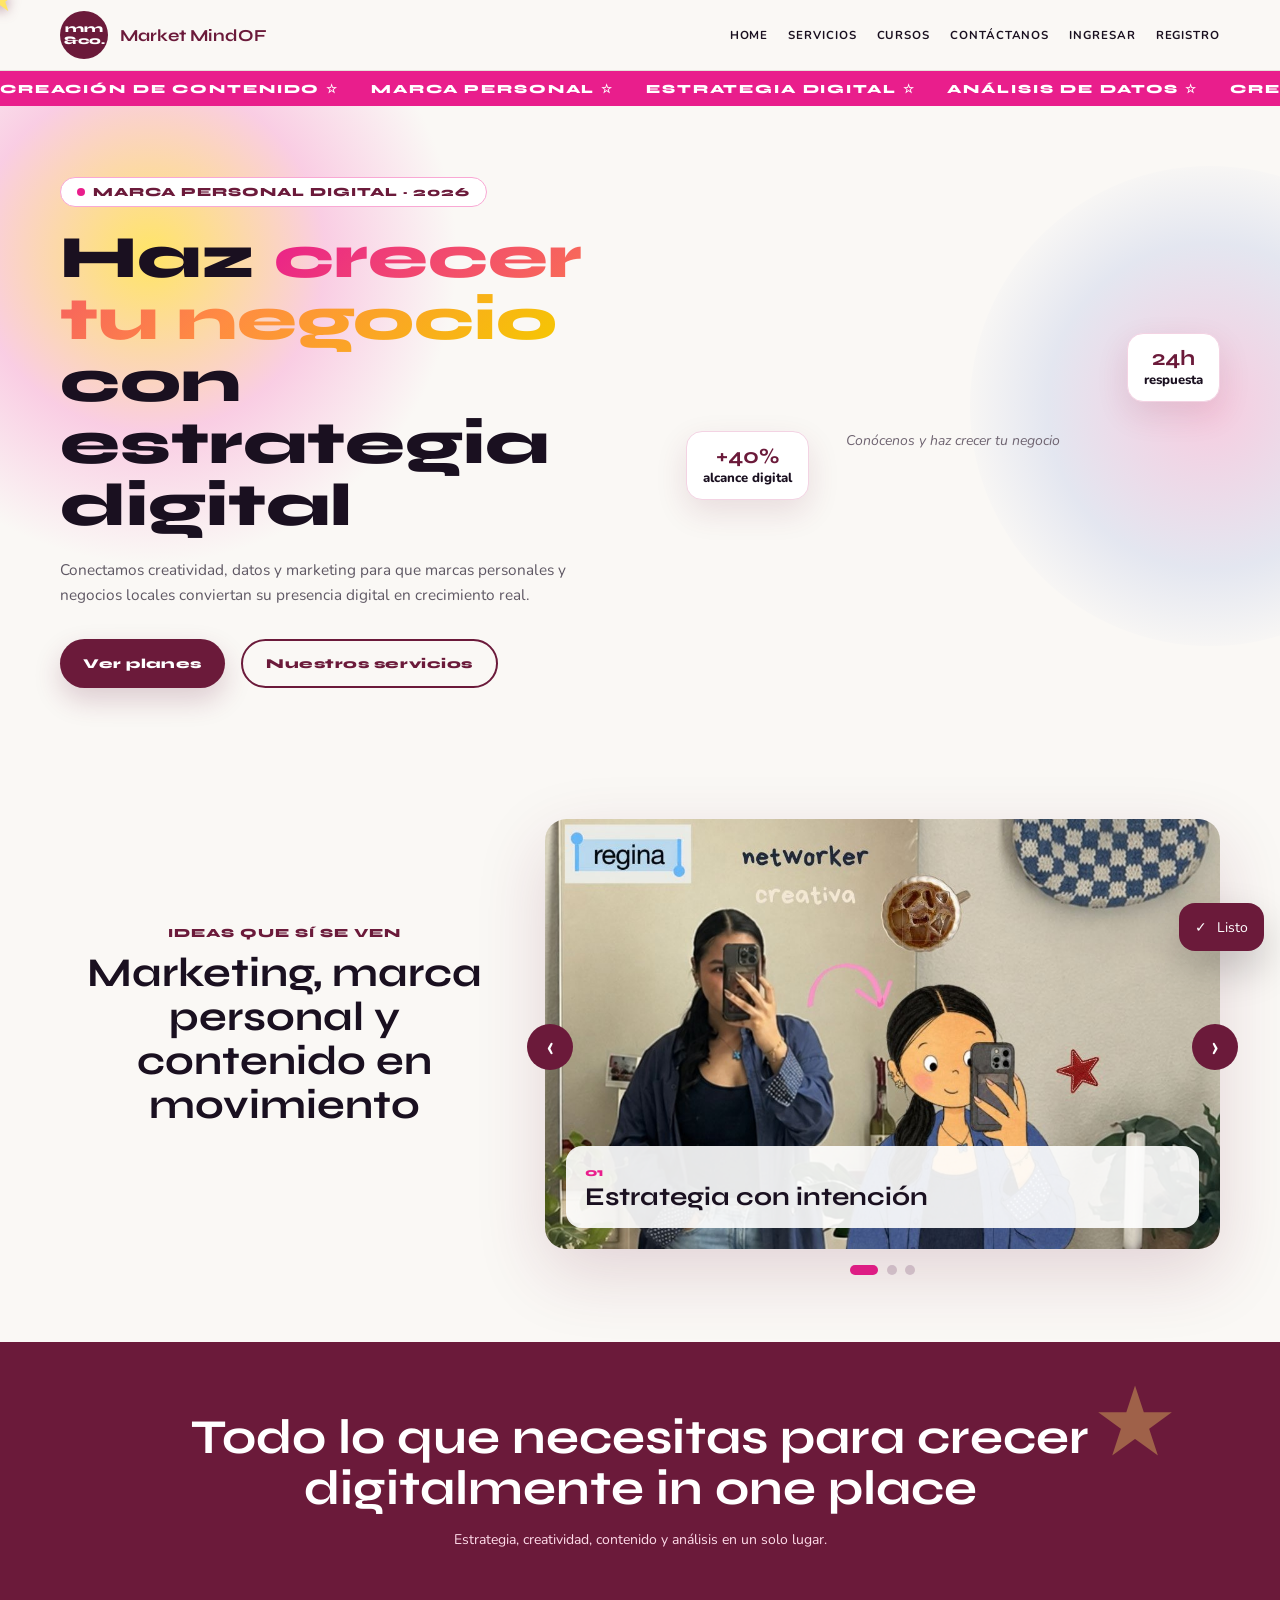
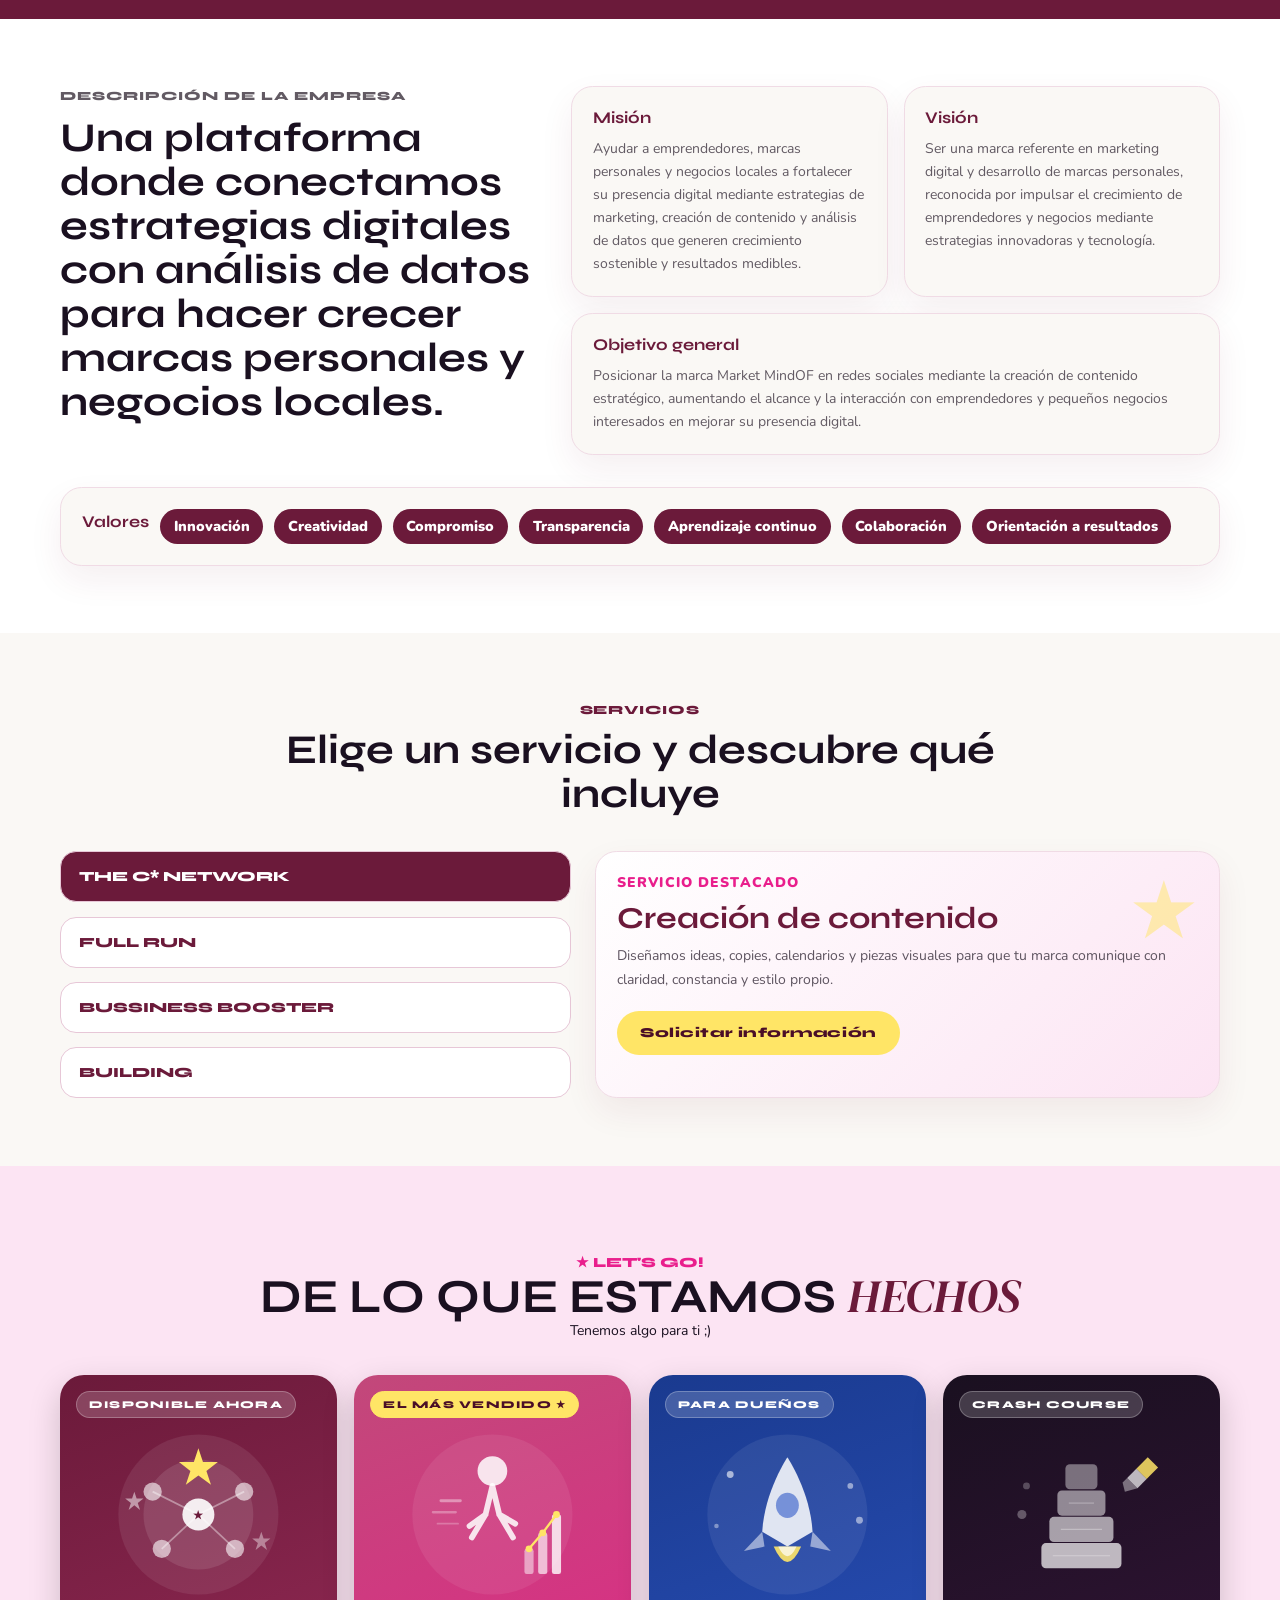
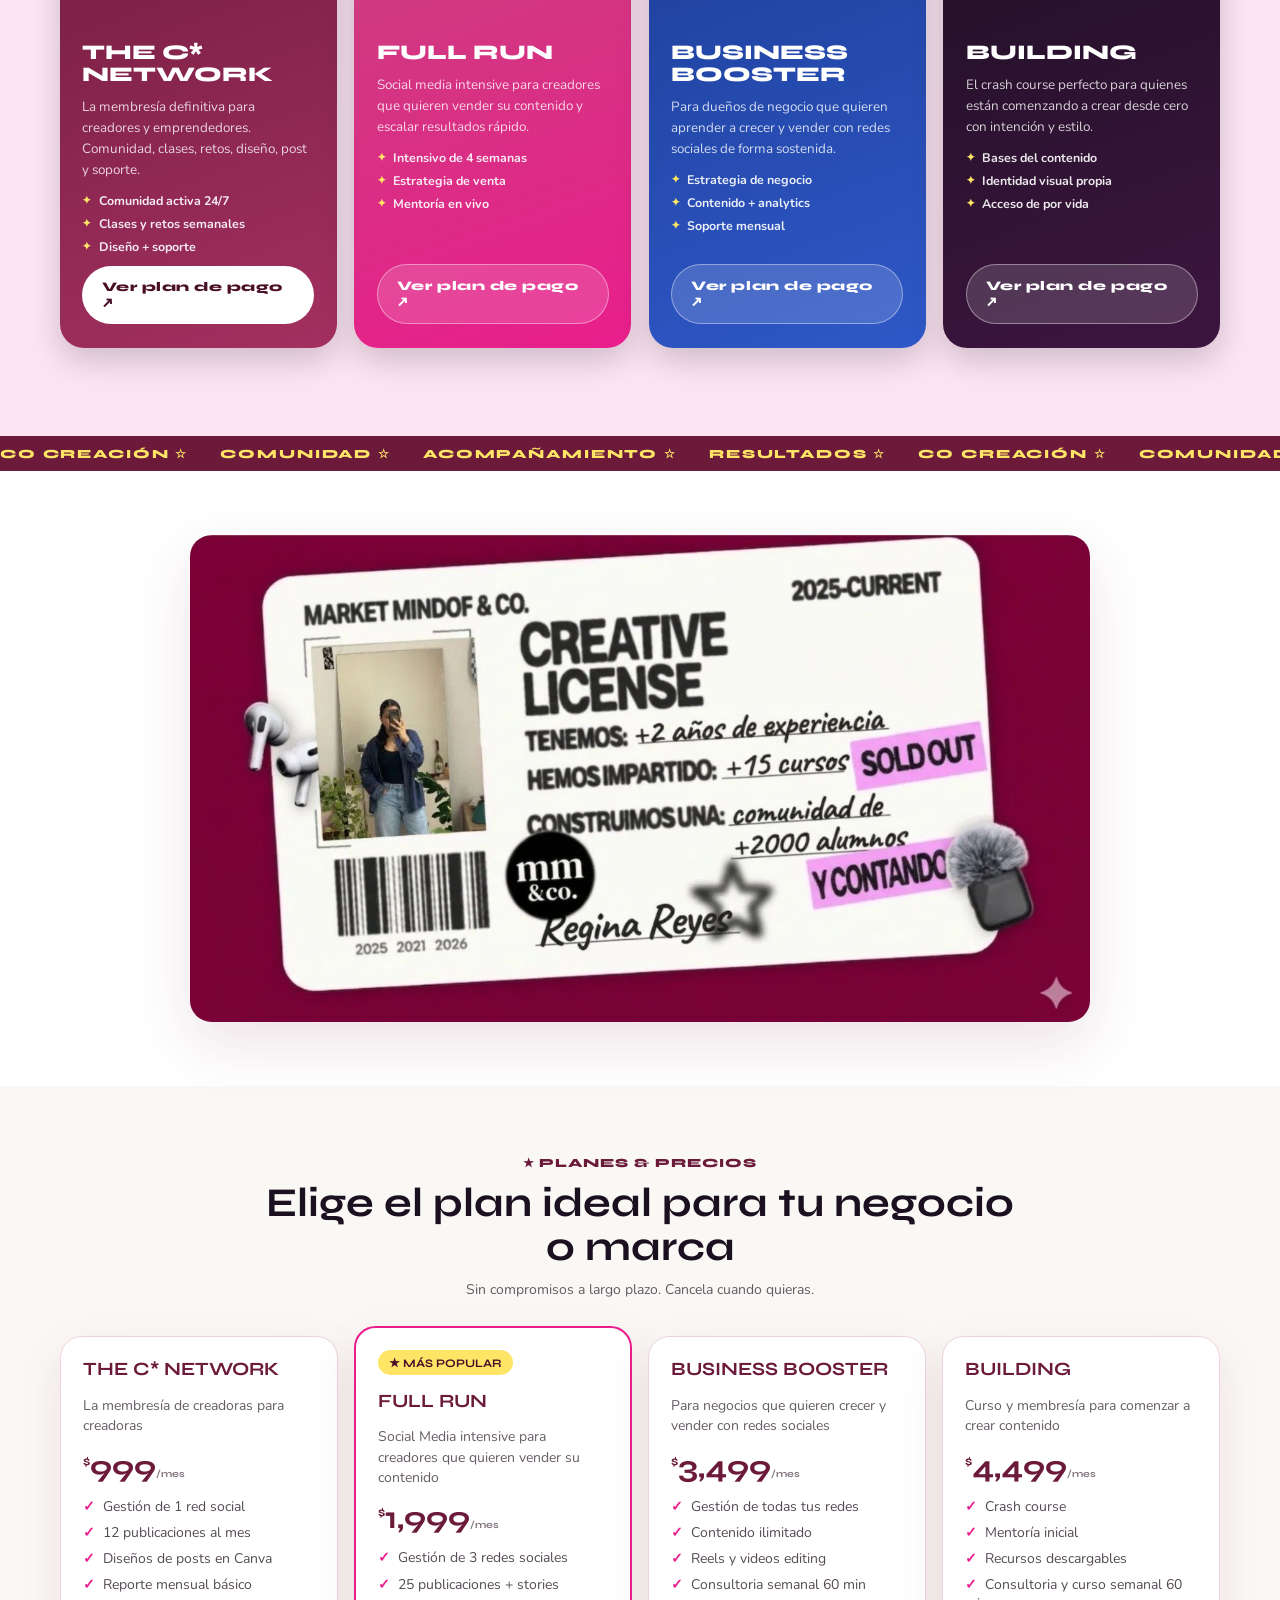
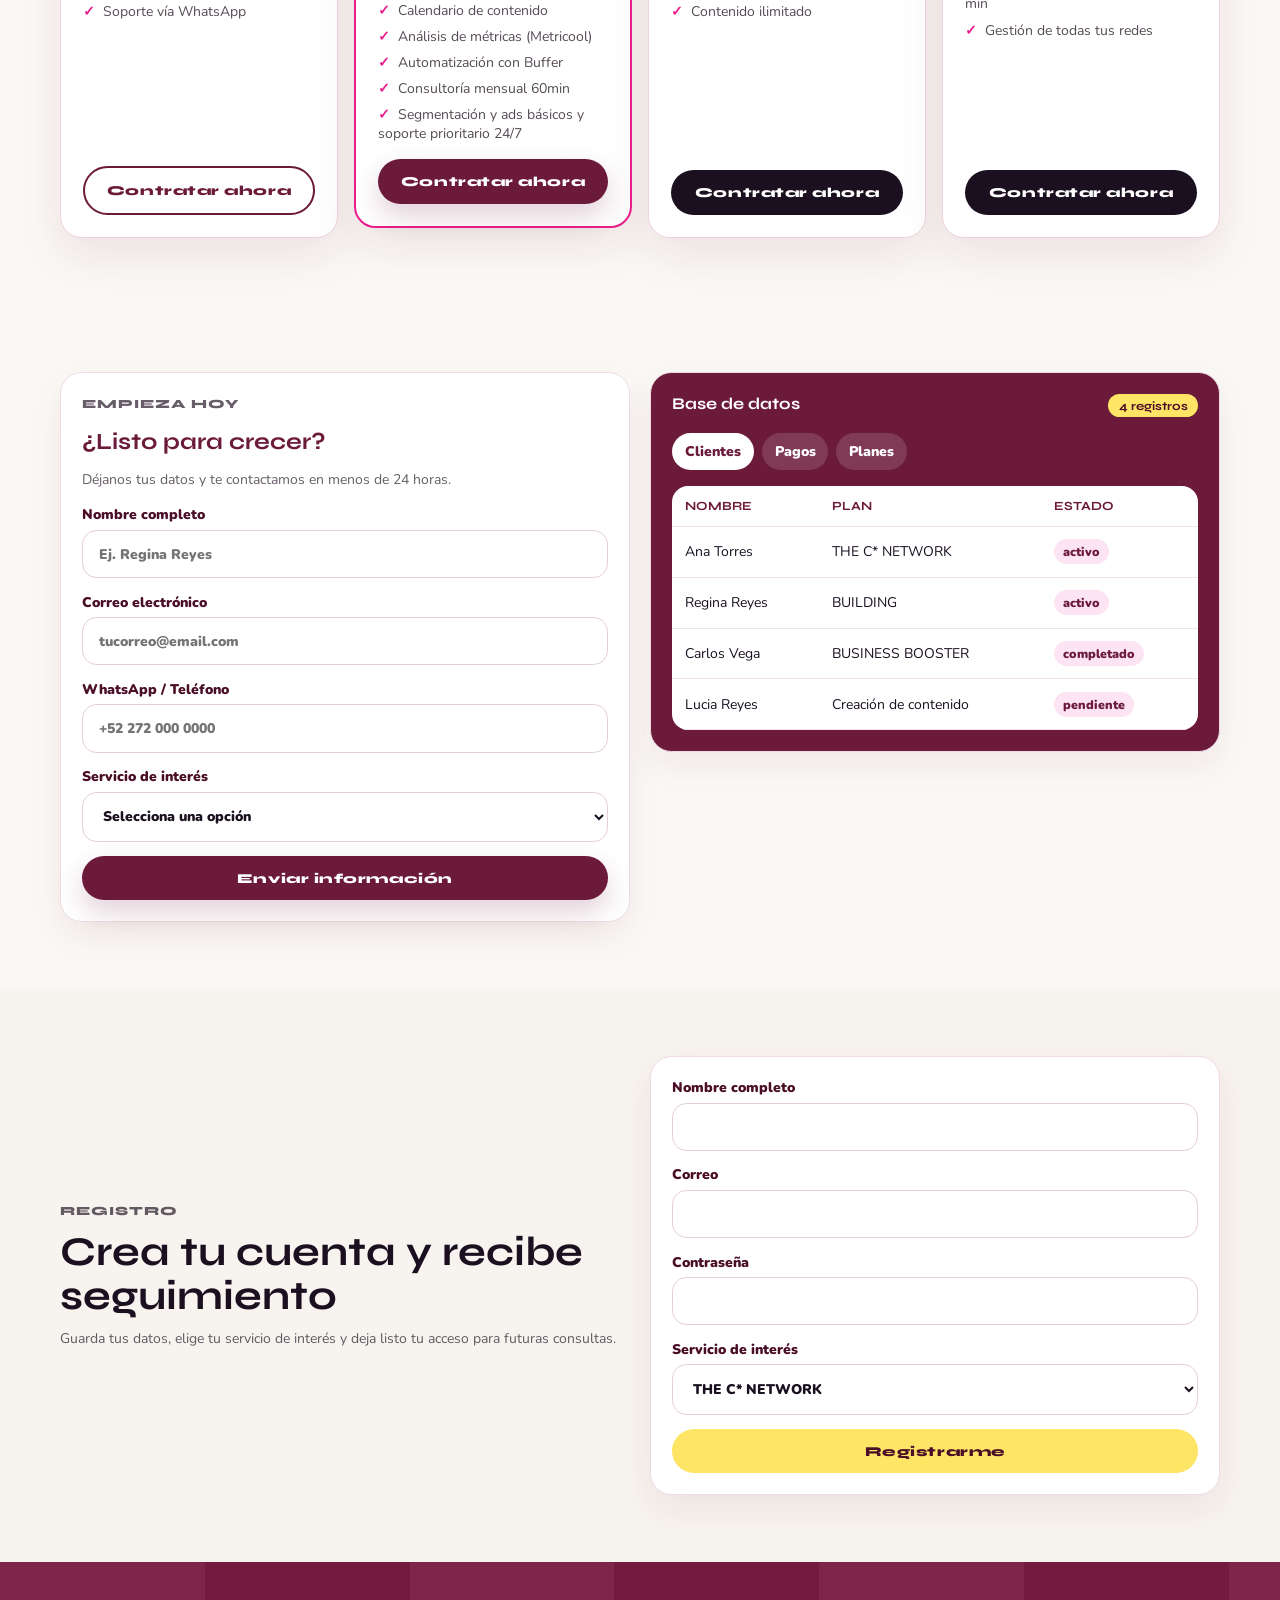
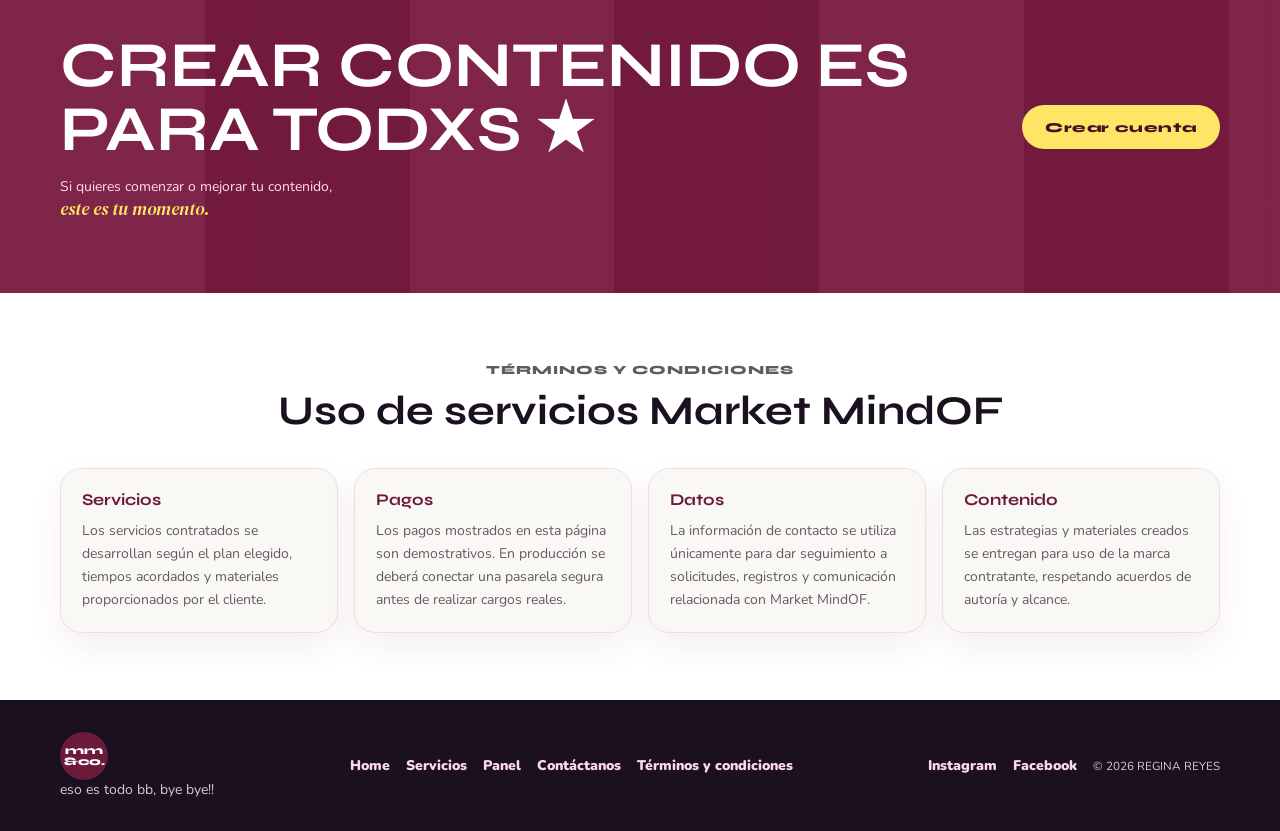
<file: index.html>
<!DOCTYPE html>
<html lang="es">
<head>
  <meta charset="UTF-8" />
  <meta name="viewport" content="width=device-width, initial-scale=1.0" />
  <title>marketingmind.com | Market MindOF & Co</title>
  <link rel="preconnect" href="https://fonts.googleapis.com" />
  <link rel="preconnect" href="https://fonts.gstatic.com" crossorigin />
  <link href="https://fonts.googleapis.com/css2?family=Syne:wght@700;800;900&family=Nunito:wght@400;600;700;900&family=DM+Serif+Display:ital@0;1&display=swap" rel="stylesheet" />
  <link rel="stylesheet" href="styles.css" />
  <style>
    /* Nav font override – redondeado estilo Arial Rounded, más pequeño */
    .nav-links a,
    .mobile-menu a {
      font-family: 'Nunito', 'Arial Rounded MT Bold', Arial, sans-serif;
      font-weight: 700;
      font-size: 0.72rem;
      letter-spacing: 0.08em;
      text-transform: uppercase;
    }
  </style>
</head>
<body>
  <div id="star-cursor" aria-hidden="true">★</div>

  <header class="navbar" id="navbar">
    <div class="container navbar__inner">
      <a class="brand" href="#home"><span>mm<br>&amp;co.</span><b>Market MindOF</b></a>
      <nav class="nav-links">
        <a href="#home">Home</a><a href="#servicios-sec">Servicios</a><a href="#cursos">Cursos</a><a href="#contacto">Contáctanos</a><a class="nav-login-btn" href="panel.html" target="_blank">Ingresar</a><a href="#registro">Registro</a>
      </nav>
      <button class="hamburger" id="hamburger" aria-label="Menú"><i></i><i></i><i></i></button>
    </div>
    <nav class="mobile-menu" id="mobileMenu">
      <a href="#home">Home</a><a href="#servicios-sec">Servicios</a><a href="#cursos">Cursos</a><a href="#contacto">Contáctanos</a><a class="nav-login-btn" href="panel.html" target="_blank">Ingresar</a><a href="#registro">Registro</a>
    </nav>
  </header>

  <div class="ticker ticker--pink"><div><span>CREACIÓN DE CONTENIDO ☆</span><span>MARCA PERSONAL ☆</span><span>ESTRATEGIA DIGITAL ☆</span><span>ANÁLISIS DE DATOS ☆</span><span>CREACIÓN DE CONTENIDO ☆</span><span>MARCA PERSONAL ☆</span><span>ESTRATEGIA DIGITAL ☆</span><span>ANÁLISIS DE DATOS ☆</span></div></div>

  <main>
    <section class="hero" id="home">
      <div class="blob blob-a"></div><div class="blob blob-b"></div>
      <div class="container hero__grid">
        <div>
          <p class="pill reveal"><i></i> Marca personal digital · 2026</p>
          <h1 class="hero__title reveal">Haz <span>crecer tu negocio</span> con estrategia digital</h1>
          <p class="hero__sub reveal">Conectamos creatividad, datos y marketing para que marcas personales y negocios locales conviertan su presencia digital en crecimiento real.</p>
          <div class="hero__actions reveal"><a class="btn btn-wine" href="#cursos">Ver planes</a><a class="btn btn-outline" href="#servicios-sec">Nuestros servicios</a></div>
        </div>
        <div class="hero__visual reveal">
          <p>Conócenos y haz crecer tu negocio</p>
          <aside class="float-card one"><strong>+40%</strong> alcance digital</aside>
          <aside class="float-card two"><strong>24h</strong> respuesta</aside>
        </div>
      </div>
    </section>

    <section class="section carousel-section">
      <div class="container carousel-grid">
        <div class="section-title reveal">
          <p class="eyebrow">Ideas que sí se ven</p>
          <h2>Marketing, marca personal y contenido en movimiento</h2>
                 </div>
        <div class="carousel reveal" id="mainCarousel">
          <button class="arrow prev" id="heroPrev" aria-label="Anterior">‹</button>
          <div class="slides">
            <article class="slide active"><img src="marketing1.jpg" alt="Estrategia de marketing digital"><div><small>01</small><h3>Estrategia con intención</h3></div></article>
            <article class="slide"><img src="marketing3.jpg" alt="Ideas de marketing"><div><small>02</small><h3>Contenido que conecta</h3></div></article>
            <article class="slide"><img src="slide2.jpg" alt="Marca personal"><div><small>03</small><h3>Marca personal memorable</h3></div></article>
          </div>
          <button class="arrow next" id="heroNext" aria-label="Siguiente">›</button>
          <div class="dots" id="heroDots"></div>
        </div>
      </div>
    </section>

    <section class="tools-hero" id="servicios-sec">
      <div class="tools-star">★</div>
      <div class="container"><h2 class="reveal">Todo lo que necesitas para crecer digitalmente in one place</h2><p class="reveal">Estrategia, creatividad, contenido y análisis en un solo lugar.</p></div>
    </section>

    <section class="section company" id="empresa">
      <div class="container company-grid">
        <div class="company-lead reveal"><p class="eyebrow">Descripción de la empresa</p><h2>Una plataforma donde conectamos estrategias digitales con análisis de datos para hacer crecer marcas personales y negocios locales.</h2></div>
        <div class="info-grid reveal">
          <article><h3>Misión</h3><p>Ayudar a emprendedores, marcas personales y negocios locales a fortalecer su presencia digital mediante estrategias de marketing, creación de contenido y análisis de datos que generen crecimiento sostenible y resultados medibles.</p></article>
          <article><h3>Visión</h3><p>Ser una marca referente en marketing digital y desarrollo de marcas personales, reconocida por impulsar el crecimiento de emprendedores y negocios mediante estrategias innovadoras y tecnología.</p></article>
          <article class="wide"><h3>Objetivo general</h3><p>Posicionar la marca Market MindOF en redes sociales mediante la creación de contenido estratégico, aumentando el alcance y la interacción con emprendedores y pequeños negocios interesados en mejorar su presencia digital.</p></article>
        </div>
        <div class="values reveal"><h3>Valores</h3><span>Innovación</span><span>Creatividad</span><span>Compromiso</span><span>Transparencia</span><span>Aprendizaje continuo</span><span>Colaboración</span><span>Orientación a resultados</span></div>
      </div>
    </section>

    <section class="section service-picker" id="servicios">
      <div class="container">
        <div class="section-title reveal"><p class="eyebrow">Servicios</p><h2>Elige un servicio y descubre qué incluye</h2></div>
        <div class="service-layout reveal">
          <div class="service-tabs">
            <button class="service-tab active" data-service="contenido">THE C* NETWORK</button>
            <button class="service-tab" data-service="marca">FULL RUN</button>
            <button class="service-tab" data-service="redes">BUSSINESS BOOSTER</button>
            <button class="service-tab" data-service="datos">BUILDING</button>
          </div>
          <article class="service-card"><p>Servicio destacado</p><h3 id="serviceTitle">Creación de contenido</h3><span id="serviceText">Diseñamos ideas, copies, calendarios y piezas visuales para que tu marca comunique con claridad, constancia y estilo propio.</span><a class="btn btn-yellow" href="#contacto">Solicitar información</a></article>
        </div>
      </div>
    </section>

    <section class="courses" id="cursos">
      <div class="container">
        <div class="courses-head reveal"><p>★ LET'S GO!</p><h2>DE LO QUE ESTAMOS <em>HECHOS</em></h2><span>Tenemos algo para ti ;)</span></div>

        <div class="course-grid-v2 reveal">

          <!-- THE C* NETWORK -->
          <article class="course-card-v2 cc-wine">
            <div class="cc-badge">Disponible ahora</div>
            <div class="cc-illo">
              <svg viewBox="0 0 200 160" fill="none" xmlns="http://www.w3.org/2000/svg" aria-hidden="true">
                <circle cx="100" cy="80" r="70" fill="white" fill-opacity=".08"/>
                <circle cx="100" cy="80" r="48" fill="white" fill-opacity=".10"/>
                <path class="cc-orbit" d="M100 22 L104 34 L117 34 L107 42 L111 54 L100 46 L89 54 L93 42 L83 34 L96 34Z" fill="#ffe566"/>
                <path d="M44 60 L46 66 L52 66 L47 70 L49 76 L44 72 L39 76 L41 70 L36 66 L42 66Z" fill="white" fill-opacity=".5"/>
                <path d="M155 95 L157 101 L163 101 L158 105 L160 111 L155 107 L150 111 L152 105 L147 101 L153 101Z" fill="white" fill-opacity=".4"/>
                <circle cx="100" cy="80" r="14" fill="white" fill-opacity=".9"/>
                <circle cx="60" cy="60" r="8" fill="white" fill-opacity=".6"/>
                <circle cx="140" cy="60" r="8" fill="white" fill-opacity=".6"/>
                <circle cx="68" cy="110" r="8" fill="white" fill-opacity=".6"/>
                <circle cx="132" cy="110" r="8" fill="white" fill-opacity=".6"/>
                <line x1="100" y1="80" x2="60" y2="60" stroke="white" stroke-opacity=".4" stroke-width="1.5"/>
                <line x1="100" y1="80" x2="140" y2="60" stroke="white" stroke-opacity=".4" stroke-width="1.5"/>
                <line x1="100" y1="80" x2="68" y2="110" stroke="white" stroke-opacity=".4" stroke-width="1.5"/>
                <line x1="100" y1="80" x2="132" y2="110" stroke="white" stroke-opacity=".4" stroke-width="1.5"/>
                <text x="100" y="84" text-anchor="middle" fill="#6b1a3a" font-size="10" font-weight="900" font-family="sans-serif">★</text>
              </svg>
            </div>
            <div class="cc-body">
              <h3>THE C* NETWORK</h3>
              <p>La membresía definitiva para creadores y emprendedores. Comunidad, clases, retos, diseño, post y soporte.</p>
              <ul class="cc-perks"><li>Comunidad activa 24/7</li><li>Clases y retos semanales</li><li>Diseño + soporte</li></ul>
              <a class="cc-cta" href="#precios">Ver plan de pago ↗</a>
            </div>
          </article>

          <!-- FULL RUN -->
          <article class="course-card-v2 cc-pink">
            <div class="cc-badge cc-hot">El más vendido ★</div>
            <div class="cc-illo">
              <svg viewBox="0 0 200 160" fill="none" xmlns="http://www.w3.org/2000/svg" aria-hidden="true">
                <circle cx="100" cy="80" r="70" fill="white" fill-opacity=".07"/>
                <circle cx="100" cy="42" r="13" fill="white" fill-opacity=".85"/>
                <path d="M100 55 L94 80 L82 100 M100 55 L106 80 L118 100 M94 80 L80 90 M106 80 L120 88" stroke="white" stroke-opacity=".85" stroke-width="5" stroke-linecap="round"/>
                <line x1="55" y1="68" x2="72" y2="68" stroke="white" stroke-opacity=".4" stroke-width="2.5" stroke-linecap="round"/>
                <line x1="48" y1="78" x2="68" y2="78" stroke="white" stroke-opacity=".3" stroke-width="2" stroke-linecap="round"/>
                <line x1="52" y1="88" x2="70" y2="88" stroke="white" stroke-opacity=".25" stroke-width="1.5" stroke-linecap="round"/>
                <rect x="128" y="110" width="8" height="22" rx="2" fill="white" fill-opacity=".5"/>
                <rect x="140" y="96" width="8" height="36" rx="2" fill="white" fill-opacity=".65"/>
                <rect x="152" y="80" width="8" height="52" rx="2" fill="white" fill-opacity=".8"/>
                <polyline points="132,110 144,96 156,80" stroke="#ffe566" stroke-width="2" stroke-linecap="round" stroke-linejoin="round"/>
                <circle cx="132" cy="110" r="3" fill="#ffe566"/>
                <circle cx="144" cy="96" r="3" fill="#ffe566"/>
                <circle cx="156" cy="80" r="3" fill="#ffe566"/>
              </svg>
            </div>
            <div class="cc-body">
              <h3>FULL RUN</h3>
              <p>Social media intensive para creadores que quieren vender su contenido y escalar resultados rápido.</p>
              <ul class="cc-perks"><li>Intensivo de 4 semanas</li><li>Estrategia de venta</li><li>Mentoría en vivo</li></ul>
              <a class="cc-cta" href="#precios">Ver plan de pago ↗</a>
            </div>
          </article>

          <!-- BUSINESS BOOSTER -->
          <article class="course-card-v2 cc-blue">
            <div class="cc-badge">Para dueños</div>
            <div class="cc-illo">
              <svg viewBox="0 0 200 160" fill="none" xmlns="http://www.w3.org/2000/svg" aria-hidden="true">
                <circle cx="100" cy="80" r="70" fill="white" fill-opacity=".07"/>
                <path d="M100 30 C100 30 80 60 78 95 L100 108 L122 95 C120 60 100 30 100 30Z" fill="white" fill-opacity=".85"/>
                <path d="M78 95 L62 112 L80 108Z" fill="white" fill-opacity=".5"/>
                <path d="M122 95 L138 112 L120 108Z" fill="white" fill-opacity=".5"/>
                <ellipse cx="100" cy="72" rx="10" ry="11" fill="#2f58c8" fill-opacity=".6"/>
                <path d="M88 108 Q100 135 112 108" fill="#ffe566" fill-opacity=".9"/>
                <path d="M92 108 Q100 125 108 108" fill="white" fill-opacity=".7"/>
                <circle cx="50" cy="45" r="3" fill="white" fill-opacity=".6"/>
                <circle cx="155" cy="55" r="2.5" fill="white" fill-opacity=".5"/>
                <circle cx="38" cy="90" r="2" fill="white" fill-opacity=".4"/>
                <circle cx="163" cy="85" r="3" fill="white" fill-opacity=".5"/>
              </svg>
            </div>
            <div class="cc-body">
              <h3>BUSINESS BOOSTER</h3>
              <p>Para dueños de negocio que quieren aprender a crecer y vender con redes sociales de forma sostenida.</p>
              <ul class="cc-perks"><li>Estrategia de negocio</li><li>Contenido + analytics</li><li>Soporte mensual</li></ul>
              <a class="cc-cta" href="#precios">Ver plan de pago ↗</a>
            </div>
          </article>

          <!-- BUILDING -->
          <article class="course-card-v2 cc-dark">
            <div class="cc-badge">Crash course</div>
            <div class="cc-illo">
              <svg viewBox="0 0 200 160" fill="none" xmlns="http://www.w3.org/2000/svg" aria-hidden="true">
                <rect x="65" y="105" width="70" height="22" rx="4" fill="white" fill-opacity=".7"/>
                <rect x="72" y="82" width="56" height="22" rx="4" fill="white" fill-opacity=".6"/>
                <rect x="79" y="59" width="42" height="22" rx="4" fill="white" fill-opacity=".5"/>
                <rect x="86" y="36" width="28" height="22" rx="4" fill="white" fill-opacity=".4"/>
                <line x1="75" y1="116" x2="125" y2="116" stroke="white" stroke-opacity=".3" stroke-width="1"/>
                <line x1="82" y1="93" x2="118" y2="93" stroke="white" stroke-opacity=".3" stroke-width="1"/>
                <line x1="89" y1="70" x2="111" y2="70" stroke="white" stroke-opacity=".3" stroke-width="1"/>
                <path d="M148 40 L158 30 L167 39 L157 49Z" fill="#ffe566" fill-opacity=".85"/>
                <path d="M140 48 L148 40 L157 49 L149 57Z" fill="white" fill-opacity=".7"/>
                <path d="M136 52 L140 48 L149 57 L138 60Z" fill="white" fill-opacity=".4"/>
                <circle cx="48" cy="80" r="4" fill="white" fill-opacity=".3"/>
                <circle cx="52" cy="55" r="3" fill="white" fill-opacity=".25"/>
              </svg>
            </div>
            <div class="cc-body">
              <h3>BUILDING</h3>
              <p>El crash course perfecto para quienes están comenzando a crear desde cero con intención y estilo.</p>
              <ul class="cc-perks"><li>Bases del contenido</li><li>Identidad visual propia</li><li>Acceso de por vida</li></ul>
              <a class="cc-cta" href="#precios">Ver plan de pago ↗</a>
            </div>
          </article>

        </div>
      </div>
    </section>

    <style>
    .course-grid-v2{display:grid;grid-template-columns:repeat(4,1fr);gap:1.1rem;margin-top:2.2rem}
    .course-card-v2{position:relative;border-radius:1.5rem;overflow:hidden;display:flex;flex-direction:column;cursor:pointer;transition:transform .35s cubic-bezier(.34,1.56,.64,1),box-shadow .35s ease;box-shadow:0 12px 32px rgba(0,0,0,.18)}
    .course-card-v2:hover{transform:translateY(-10px) scale(1.025);box-shadow:0 28px 60px rgba(0,0,0,.28)}
    .course-card-v2:hover .cc-illo svg{transform:scale(1.08) rotate(-2deg)}
    .course-card-v2:hover .cc-cta{letter-spacing:.08em}
    .cc-wine{background:linear-gradient(160deg,#6b1a3a 0%,#a33060 100%)}
    .cc-pink{background:linear-gradient(160deg,#c2487a 0%,#e91e8c 100%)}
    .cc-blue{background:linear-gradient(160deg,#1a3a8f 0%,#2f58c8 100%)}
    .cc-dark{background:linear-gradient(160deg,#1a1020 0%,#3d1540 100%)}
    .cc-badge{position:absolute;top:1rem;left:1rem;background:rgba(255,255,255,.18);backdrop-filter:blur(6px);color:#fff;font-family:var(--font-head);font-weight:900;font-size:.65rem;text-transform:uppercase;letter-spacing:.12em;border-radius:99px;padding:.35rem .75rem;border:1px solid rgba(255,255,255,.25);z-index:2}
    .cc-hot{background:var(--yellow);color:var(--wine-dark);border-color:var(--yellow)}
    .cc-illo{width:100%;padding:3rem 1.5rem 1rem;transition:transform .35s ease}
    .cc-illo svg{width:100%;height:auto;transition:transform .4s cubic-bezier(.34,1.56,.64,1);display:block}
    .cc-orbit{transform-origin:100px 34px;animation:orbit 6s linear infinite}
    @keyframes orbit{0%{transform:rotate(0deg)}100%{transform:rotate(360deg)}}
    .cc-body{padding:1.25rem 1.4rem 1.5rem;display:flex;flex-direction:column;gap:.7rem;flex:1;color:#fff}
    .cc-body h3{font-family:var(--font-head);font-size:1.3rem;font-weight:900;line-height:1.05;color:#fff;margin:0}
    .cc-body p{font-size:.84rem;line-height:1.55;color:rgba(255,255,255,.8);margin:0}
    .cc-perks{list-style:none;display:flex;flex-direction:column;gap:.38rem;margin:0;padding:0}
    .cc-perks li{font-size:.78rem;font-weight:700;color:rgba(255,255,255,.9);display:flex;align-items:center;gap:.45rem}
    .cc-perks li::before{content:"✦";color:var(--yellow);font-size:.7rem;flex-shrink:0}
    .cc-cta{margin-top:auto;border:0;border-radius:99px;background:#fff;color:var(--wine-dark);font-family:var(--font-head);font-weight:900;font-size:.82rem;letter-spacing:.04em;padding:.8rem 1.2rem;cursor:pointer;display:flex;align-items:center;justify-content:center;gap:.45rem;transition:background .2s,color .2s,letter-spacing .2s;width:100%}
    .cc-pink .cc-cta,.cc-blue .cc-cta,.cc-dark .cc-cta{background:rgba(255,255,255,.15);color:#fff;border:1.5px solid rgba(255,255,255,.4)}
    .cc-cta:hover{background:var(--yellow)!important;color:var(--wine-dark)!important;border-color:var(--yellow)!important}
    @media(max-width:1000px){.course-grid-v2{grid-template-columns:repeat(2,1fr)}}
    @media(max-width:600px){.course-grid-v2{grid-template-columns:1fr}}
    </style>

    <div class="ticker ticker--wine"><div><span>CO CREACIÓN ☆</span><span>COMUNIDAD ☆</span><span>ACOMPAÑAMIENTO ☆</span><span>RESULTADOS ☆</span><span>CO CREACIÓN ☆</span><span>COMUNIDAD ☆</span><span>ACOMPAÑAMIENTO ☆</span><span>RESULTADOS ☆</span></div></div>

    <section class="license"><div class="container reveal"><img src="creative_license.png" alt="Licencia creativa Market MindOF"></div></section>

    <section class="section pricing" id="precios">
      <div class="container">
        <div class="section-title reveal"><p class="eyebrow">★ Planes & precios</p><h2>Elige el plan ideal para tu negocio o marca</h2><p>Sin compromisos a largo plazo. Cancela cuando quieras.</p></div>
        <div class="price-grid reveal">
          <article><h3>THE C* NETWORK</h3><p>La membresía de creadoras para creadoras</p><strong><sup>$</sup>999<span>/mes</span></strong><ul><li>Gestión de 1 red social</li><li>12 publicaciones al mes</li><li>Diseños de posts en Canva</li><li>Reporte mensual básico</li><li>Soporte vía WhatsApp</li></ul><button class="btn btn-outline" data-plan="THE C* NETWORK" data-price="$999/mes">Contratar ahora</button></article>
          <article class="popular"><b>★ MÁS POPULAR</b><h3>FULL RUN</h3><p>Social Media intensive para creadores que quieren vender su contenido</p><strong><sup>$</sup>1,999<span>/mes</span></strong><ul><li>Gestión de 3 redes sociales</li><li>25 publicaciones + stories</li><li>Calendario de contenido</li><li>Análisis de métricas (Metricool)</li><li>Automatización con Buffer</li><li>Consultoría mensual 60min</li><li>Segmentación y ads básicos y soporte prioritario 24/7</li></ul><button class="btn btn-wine" data-plan="FULL RUN" data-price="$1,999/mes">Contratar ahora</button></article>
          <article><h3>BUSINESS BOOSTER</h3><p>Para negocios que quieren crecer y vender con redes sociales</p><strong><sup>$</sup>3,499<span>/mes</span></strong><ul><li>Gestión de todas tus redes</li><li>Contenido ilimitado</li><li>Reels y videos editing</li><li>Consultoria semanal 60 min</li><li>Contenido ilimitado</li></ul><button class="btn btn-dark" data-plan="BUSINESS BOOSTER" data-price="$3,499/mes">Contratar ahora</button></article>
          <article><h3>BUILDING</h3><p>Curso y membresía para comenzar a crear contenido</p><strong><sup>$</sup>4,499<span>/mes</span></strong><ul><li>Crash course</li><li>Mentoría inicial</li><li>Recursos descargables</li><li>Consultoria y curso semanal 60 min</li><li>Gestión de todas tus redes</li></ul><button class="btn btn-dark" data-plan="BUILDING" data-price="$4,499/mes">Contratar ahora</button></article>
        </div>
      </div>
    </section>

    <section class="section contact-auth" id="contacto">
      <div class="container contact-grid">
        <form class="panel reveal" id="leadForm"><p class="eyebrow">Empieza hoy</p><h2>¿Listo para crecer?</h2><p>Déjanos tus datos y te contactamos en menos de 24 horas.</p><label>Nombre completo<input id="lead-name" required placeholder="Ej. Regina Reyes"></label><label>Correo electrónico<input id="lead-email" type="email" required placeholder="tucorreo@email.com"></label><label>WhatsApp / Teléfono<input id="lead-phone" type="tel" placeholder="+52 272 000 0000"></label><label>Servicio de interés<select id="lead-plan"><option value="">Selecciona una opción</option><option>Creación de contenido</option><option>Marca personal</option><option>Gestión de redes</option><option>Análisis de datos</option></select></label><button class="btn btn-wine">Enviar información</button></form>
        <div class="database reveal"><h3>Base de datos <span id="lead-count">0 registros</span></h3><div class="db-tabs"><button class="db-tab active" data-tab="clientes">Clientes</button><button class="db-tab" data-tab="pagos">Pagos</button><button class="db-tab" data-tab="planes">Planes</button></div><div class="db-panel active" id="tab-clientes"><table><thead><tr><th>Nombre</th><th>Plan</th><th>Estado</th></tr></thead><tbody id="db-body"></tbody></table></div><div class="db-panel" id="tab-pagos"><table><tbody id="payments-body"></tbody></table></div><div class="db-panel" id="tab-planes"><table><tbody><tr><td>THE C* NETWORK</td><td>$999/mes</td></tr><tr><td>FULL RUN</td><td>$1,999/mes</td></tr><tr><td>BUSINESS BOOSTER</td><td>$3,499/mes</td></tr><tr><td>BUILDING</td><td>$4,499/mes</td></tr></tbody></table></div></div>
      </div>
    </section>


    <section class="section auth register" id="registro"><div class="container auth-grid"><div class="auth-copy reveal"><p class="eyebrow">Registro</p><h2>Crea tu cuenta y recibe seguimiento</h2><p>Guarda tus datos, elige tu servicio de interés y deja listo tu acceso para futuras consultas.</p></div><form class="panel reveal" id="registerForm"><label>Nombre completo<input id="reg-name" required></label><label>Correo<input id="reg-email" type="email" required></label><label>Contraseña<input id="reg-password" type="password" minlength="6" required></label><label>Servicio de interés<select id="reg-service"><option>THE C* NETWORK</option><option>FULL RUN</option><option>Gestión de redes</option><option>BUSSINESS BOOSTER</option><option>BUILDING</option></select></label><button class="btn btn-yellow">Registrarme</button></form></div></section>

    <section class="cta"><div class="stripes"></div><div class="container"><div><h2>CREAR CONTENIDO ES<br>PARA TODXS ★</h2><p>Si quieres comenzar o mejorar tu contenido,<br><em>este es tu momento.</em></p></div><a class="btn btn-yellow" href="#registro">Crear cuenta</a></div></section>

    <section class="section terms" id="terminos"><div class="container"><div class="section-title reveal"><p class="eyebrow">Términos y condiciones</p><h2>Uso de servicios Market MindOF</h2></div><div class="terms-grid reveal"><article><h3>Servicios</h3><p>Los servicios contratados se desarrollan según el plan elegido, tiempos acordados y materiales proporcionados por el cliente.</p></article><article><h3>Pagos</h3><p>Los pagos mostrados en esta página son demostrativos. En producción se deberá conectar una pasarela segura antes de realizar cargos reales.</p></article><article><h3>Datos</h3><p>La información de contacto se utiliza únicamente para dar seguimiento a solicitudes, registros y comunicación relacionada con Market MindOF.</p></article><article><h3>Contenido</h3><p>Las estrategias y materiales creados se entregan para uso de la marca contratante, respetando acuerdos de autoría y alcance.</p></article></div></div></section>
  </main>

  <footer class="footer"><div class="container"><div><span>mm<br>&amp;co.</span><p>eso es todo bb, bye bye!!</p></div><nav><a href="#home">Home</a><a href="#servicios">Servicios</a><a href="#ingreso">Panel</a><a href="#contacto">Contáctanos</a><a href="#terminos">Términos y condiciones</a></nav><div><a href="https://www.instagram.com/marketmindof?igsh=MTh5aWZnY2V6NWRndw==" target="_blank">Instagram</a><a href="https://www.facebook.com/marketmindof" target="_blank">Facebook</a><small>© 2026 REGINA REYES</small></div></div></footer>

  <div class="modal-overlay" id="payModal"><div class="modal"><button id="closeModal" aria-label="Cerrar">×</button><h2>Completar pago</h2><p>Plan: <strong id="modal-plan-name">-</strong> · <strong id="modal-plan-price">-</strong></p><div class="card-preview"><span id="card-num-preview">•••• •••• •••• ••••</span><small><span id="card-name-preview">NOMBRE TITULAR</span><span id="card-exp-preview">MM/AA</span></small></div><label>Nombre del titular<input id="card-name"></label><label>Número de tarjeta<input id="card-num" maxlength="19"></label><div class="form-row"><label>Expiración<input id="card-exp" maxlength="5"></label><label>CVV<input id="card-cvv" maxlength="4"></label></div><label>Correo de confirmación<input type="email" id="pay-email"></label><button class="pay-btn" id="payNow">Pagar ahora</button><p>Pago simulado · SSL · Sin cargo real</p></div></div>
  <div class="toast" id="toast"><span id="toast-icon">✓</span><span id="toast-msg">Listo</span></div>
  <script src="script.js"></script>

  <!-- LOGIN MODAL -->
  <div class="login-overlay" id="loginOverlay">
    <div class="login-modal" id="loginModal">
      <button class="login-close" id="closeLoginModal" aria-label="Cerrar">×</button>
      <div class="login-brand"><span>mm<br>&amp;co.</span></div>
      <p class="login-eyebrow">Bienvenid@ de vuelta</p>
      <h2 class="login-title">Ingresar usuario</h2>
      <p class="login-sub">Usa el correo y contraseña registrados para abrir el panel BI de tu plan.</p>
      <form id="loginForm" class="login-form">
        <label>Correo electrónico<input id="login-email" type="email" required placeholder="tucorreo@email.com"></label>
        <label>Contraseña<input id="login-password" type="password" required placeholder="••••••••"></label>
        <p class="login-status" id="loginStatus"></p>
        <button class="login-submit" type="submit">Entrar al panel</button>
      </form>
      <p class="login-footer">¿No tienes cuenta? <a href="#registro" id="loginToRegister">Regístrate aquí</a></p>
    </div>
  </div>

  <!-- PAGE TRANSITION OVERLAY -->
  <div class="page-transition" id="pageTransition">
    <div class="pt-inner">
      <div class="pt-logo"><span>mm<br>&amp;co.</span></div>
      <p class="pt-msg" id="ptMsg">Cargando tu panel…</p>
      <div class="pt-dots"><span></span><span></span><span></span></div>
    </div>
  </div>

  <style>
  /* NAV LOGIN BUTTON */
  .nav-login-btn{
    border:0;
    background:transparent;
    color:inherit;
    font-family:'Nunito','Arial Rounded MT Bold',Arial,sans-serif;
    font-weight:700;
    font-size:.72rem;
    letter-spacing:.08em;
    text-transform:uppercase;
    padding:0;
    cursor:pointer;
    position:relative;
  }
  .nav-login-btn:after{content:"";position:absolute;left:0;bottom:-5px;width:0;height:2px;background:var(--pink);transition:.2s}
  .nav-login-btn:hover:after{width:100%}

  /* LOGOUT BUTTON in panel */
  .dash-logout{
    width:100%;display:flex;align-items:center;justify-content:center;
    border:1.5px solid #c8d8d0;background:transparent;
    color:#b04060;font-family:var(--font-head);font-weight:900;font-size:.78rem;
    border-radius:6px;padding:.78rem;margin:.65rem 0;cursor:pointer;
    transition:background .18s,color .18s;
  }
  .dash-logout:hover{background:#fde8ef;border-color:#e91e8c}

  /* LOGIN OVERLAY */
  .login-overlay{
    position:fixed;inset:0;z-index:300;
    background:rgba(26,16,32,.55);
    backdrop-filter:blur(8px);
    display:none;place-items:center;padding:1rem;
  }
  .login-overlay.open{display:grid}
  .login-modal{
    position:relative;
    background:#fff;
    border-radius:1.5rem;
    padding:2.2rem 2rem 1.8rem;
    width:min(460px,100%);
    box-shadow:0 30px 80px rgba(107,26,58,.22);
    animation:loginPop .32s cubic-bezier(.34,1.56,.64,1);
  }
  @keyframes loginPop{from{opacity:0;transform:scale(.92) translateY(20px)}to{opacity:1;transform:none}}
  .login-close{
    position:absolute;right:1rem;top:.9rem;
    width:34px;height:34px;border-radius:50%;border:0;
    background:var(--pink-bg);color:var(--wine);
    font-size:1.3rem;cursor:pointer;
  }
  .login-brand span{
    width:42px;height:42px;border-radius:50%;
    background:var(--wine);color:#fff;
    display:grid;place-items:center;text-align:center;
    font-family:var(--font-head);font-size:.65rem;font-weight:900;line-height:1;
    margin-bottom:1.1rem;
  }
  .login-eyebrow{
    font-family:var(--font-head);font-weight:900;
    text-transform:uppercase;letter-spacing:.1em;
    font-size:.72rem;color:var(--pink);margin-bottom:.3rem;
  }
  .login-title{
    font-family:var(--font-head);font-size:1.8rem;
    color:var(--wine-dark);margin-bottom:.4rem;
  }
  .login-sub{font-size:.86rem;color:#6e6070;line-height:1.5;margin-bottom:1.4rem}
  .login-form{display:grid;gap:.9rem}
  .login-status{font-size:.82rem;color:#c0305a;font-weight:700;min-height:1rem;margin:0}
  .login-submit{
    border:0;border-radius:99px;
    background:var(--wine);color:#fff;
    font-family:var(--font-head);font-weight:900;font-size:.9rem;
    padding:1rem;cursor:pointer;
    transition:background .2s,transform .15s;
  }
  .login-submit:hover{background:var(--pink);transform:translateY(-2px)}
  .login-footer{font-size:.84rem;color:#7a6f7b;text-align:center;margin-top:.9rem}
  .login-footer a{color:var(--wine);font-weight:900}

  /* PAGE TRANSITION */
  .page-transition{
    position:fixed;inset:0;z-index:500;
    background:var(--wine);
    display:flex;align-items:center;justify-content:center;
    pointer-events:none;
    opacity:0;
    transition:opacity .3s ease;
  }
  .page-transition.active{opacity:1;pointer-events:all}
  .page-transition.exit{opacity:0}
  .pt-inner{text-align:center;color:#fff}
  .pt-logo span{
    width:64px;height:64px;border-radius:50%;
    background:rgba(255,255,255,.15);
    display:grid;place-items:center;text-align:center;
    font-family:var(--font-head);font-size:.9rem;font-weight:900;line-height:1.1;
    margin:0 auto 1.2rem;border:2px solid rgba(255,255,255,.3);
  }
  .pt-msg{font-family:var(--font-head);font-size:1.1rem;font-weight:700;letter-spacing:.06em;opacity:.85;margin-bottom:1.4rem}
  .pt-dots{display:flex;gap:.5rem;justify-content:center}
  .pt-dots span{
    width:10px;height:10px;border-radius:50%;
    background:rgba(255,255,255,.5);
    animation:ptPulse 1.2s ease-in-out infinite;
  }
  .pt-dots span:nth-child(2){animation-delay:.2s}
  .pt-dots span:nth-child(3){animation-delay:.4s}
  @keyframes ptPulse{0%,100%{transform:scale(.7);opacity:.4}50%{transform:scale(1.1);opacity:1}}
  </style>

  <script>
  // ── LOGIN MODAL ──────────────────────────────────────────
  const loginOverlay = document.getElementById('loginOverlay');
  const pageTransition = document.getElementById('pageTransition');

  function openLogin(){ loginOverlay.classList.add('open'); document.body.style.overflow='hidden'; }
  function closeLogin(){ loginOverlay.classList.remove('open'); document.body.style.overflow=''; }

  document.getElementById('openLoginModal')?.addEventListener('click', openLogin);
  document.getElementById('openLoginModalMobile')?.addEventListener('click', openLogin);
  document.getElementById('closeLoginModal')?.addEventListener('click', closeLogin);
  loginOverlay?.addEventListener('click', e => { if(e.target===loginOverlay) closeLogin(); });
  document.getElementById('loginToRegister')?.addEventListener('click', () => { closeLogin(); });

  // ── PAGE TRANSITION ──────────────────────────────────────
  function runTransition(userName, callback){
    document.getElementById('ptMsg').textContent = '¡Hola, ' + userName.split(' ')[0] + '! Cargando tu panel…';
    pageTransition.classList.add('active');
    setTimeout(() => {
      callback();
      setTimeout(() => {
        pageTransition.classList.add('exit');
        setTimeout(() => {
          pageTransition.classList.remove('active','exit');
        }, 350);
      }, 600);
    }, 1200);
  }

  // ── LOGIN SUBMIT ─────────────────────────────────────────
  document.getElementById('loginForm')?.addEventListener('submit', e => {
    e.preventDefault();
    const email    = document.getElementById('login-email').value.trim().toLowerCase();
    const password = document.getElementById('login-password').value;
    const allUsers = JSON.parse(localStorage.getItem('mm_users') || '[]');
    const user = allUsers.find(u => u.email === email && u.password === password);

    if(!user){
      document.getElementById('loginStatus').textContent = 'Correo o contraseña incorrectos.';
      document.getElementById('loginForm').classList.add('shake');
      setTimeout(()=>document.getElementById('loginForm').classList.remove('shake'),500);
      return;
    }

    localStorage.setItem('mm_session', JSON.stringify({email:user.email, name:user.name, date:new Date().toISOString()}));
    closeLogin();

    runTransition(user.name, () => {
      // Update panel with user data
      if(typeof renderDashboard === 'function') renderDashboard();
      // Show logout button if not already there
      addLogoutBtn();
      // Smooth scroll to panel
      document.getElementById('ingreso')?.scrollIntoView({behavior:'smooth'});
    });
  });

  // ── LOGOUT ───────────────────────────────────────────────
  function addLogoutBtn(){
    if(document.getElementById('logoutBtn')) return;
    const side = document.querySelector('.dashboard-side');
    if(!side) return;
    const btn = document.createElement('button');
    btn.id = 'logoutBtn';
    btn.className = 'dash-logout';
    btn.textContent = 'Cerrar sesión';
    btn.addEventListener('click', () => {
      localStorage.removeItem('mm_session');
      runTransition('', () => {
        if(typeof renderDashboard === 'function') renderDashboard();
        btn.remove();
        window.scrollTo({top:0,behavior:'smooth'});
      });
      document.getElementById('ptMsg').textContent = 'Cerrando sesión…';
    });
    side.appendChild(btn);
  }

  // Auto-show logout if session already active on page load
  if(localStorage.getItem('mm_session')) addLogoutBtn();

  // Shake animation
  const shakeStyle = document.createElement('style');
  shakeStyle.textContent = '@keyframes shake{0%,100%{transform:none}20%,60%{transform:translateX(-6px)}40%,80%{transform:translateX(6px)}}.shake{animation:shake .4s ease}';
  document.head.appendChild(shakeStyle);
  </script>

</body>
</html>
</file>
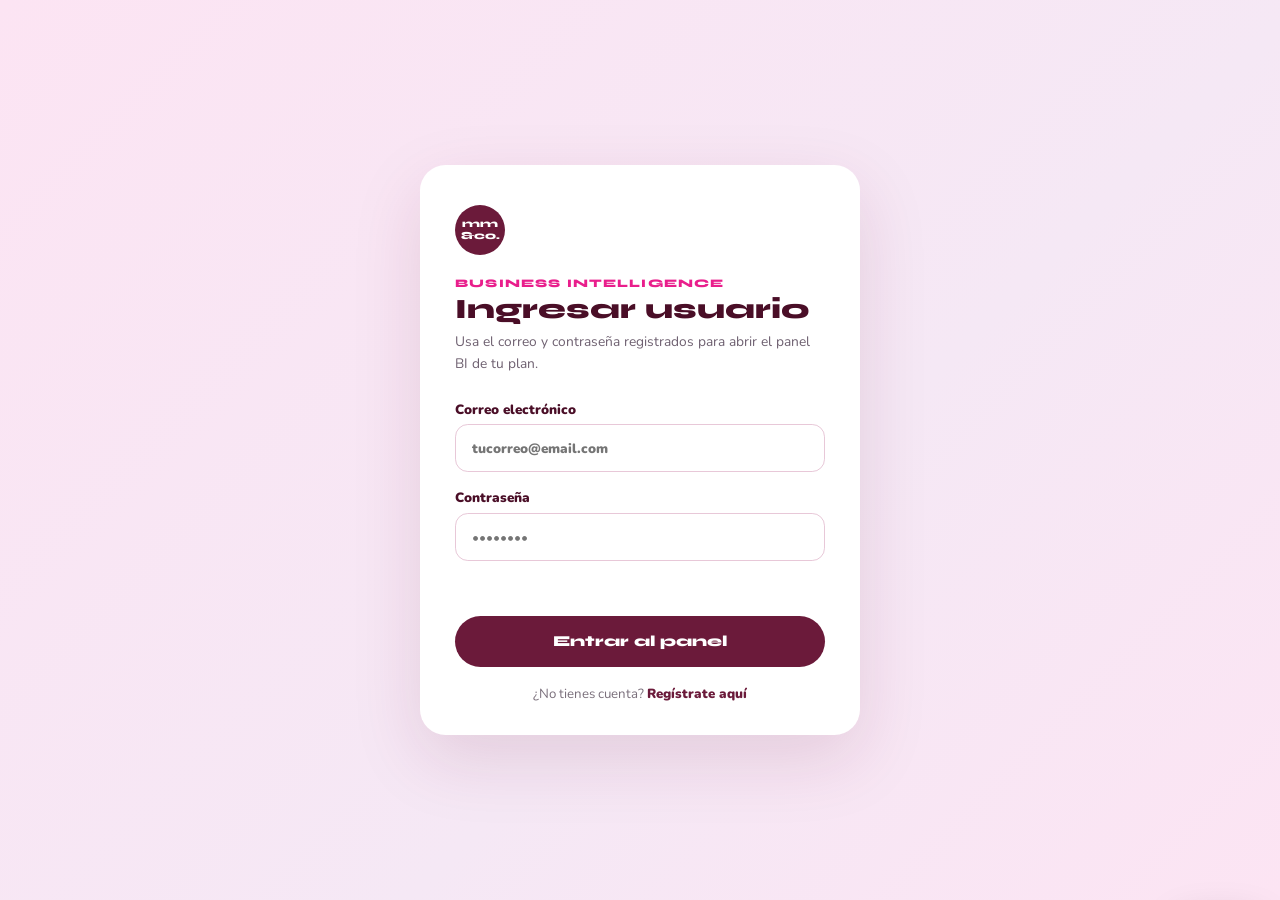
<file: panel.html>
<!DOCTYPE html>
<html lang="es">
<head>
  <meta charset="UTF-8" />
  <meta name="viewport" content="width=device-width, initial-scale=1.0" />
  <title>Panel BI · Market MindOF &amp; Co</title>
  <link rel="preconnect" href="https://fonts.googleapis.com" />
  <link rel="preconnect" href="https://fonts.gstatic.com" crossorigin />
  <link href="https://fonts.googleapis.com/css2?family=Syne:wght@700;800;900&family=Nunito:wght@400;600;700;900&display=swap" rel="stylesheet" />
  <style>
    /* ── RESET & TOKENS ── */
    :root{
      --wine:#6b1a3a; --wine-dark:#4a0e27;
      --pink:#e91e8c; --pink-soft:#f9a8d4; --pink-bg:#fce4f3;
      --yellow:#ffe566; --yellow-str:#f5c800;
      --green-bg:#fdf0f6; --green-dark:var(--wine-dark); --green-mid:var(--wine);
      --cream:#f7f3ee; --off:#faf8f5; --dark:#1a1020; --gray:#e5e0da;
      --font-head:'Syne',sans-serif; --font-body:'Nunito',sans-serif;
      --radius:1.1rem;
      --border-color:#e8c8d8;
      --soft-bg:#fce4f3;
      --chip-bg:#f5e0ea;
      --bar-track:#f5dcea;
    }
    *{box-sizing:border-box;margin:0;padding:0}
    html{scroll-behavior:smooth}
    body{font-family:var(--font-body);background:var(--green-bg);color:var(--dark);min-height:100vh;overflow-x:hidden}
    a{text-decoration:none;color:inherit}
    button,input,select,textarea{font:inherit}
    img{display:block;max-width:100%}

    /* ── TOPBAR ── */
    .topbar{
      position:sticky;top:0;z-index:80;
      background:#fff;border-bottom:1px solid #e8c8d8;
      padding:.85rem 1.5rem;
      display:flex;align-items:center;justify-content:space-between;gap:1rem;
      box-shadow:0 2px 12px rgba(107,26,58,.08);
    }
    .topbar-brand{display:flex;align-items:center;gap:.65rem}
    .topbar-brand .logo{
      width:40px;height:40px;border-radius:50%;
      background:var(--wine);color:#fff;
      display:grid;place-items:center;text-align:center;
      font-family:var(--font-head);font-size:.6rem;font-weight:900;line-height:1.1;
    }
    .topbar-brand b{font-family:var(--font-head);color:var(--wine);font-size:.95rem}
    .topbar-right{display:flex;align-items:center;gap:.8rem}
    .topbar-user{font-size:.82rem;color:#5a6e6a;font-weight:700}
    .topbar-user span{color:var(--wine-dark);font-weight:900}
    .btn-logout{
      border:1.5px solid #c8d8d0;background:transparent;
      color:#b04060;font-family:var(--font-head);font-weight:900;font-size:.75rem;
      border-radius:99px;padding:.45rem 1rem;cursor:pointer;
      transition:background .18s,color .18s;
    }
    .btn-logout:hover{background:#fde8ef;border-color:var(--pink)}
    .btn-back{
      border:0;background:var(--pink-bg);
      color:var(--wine-dark);font-family:var(--font-head);font-weight:900;font-size:.75rem;
      border-radius:99px;padding:.45rem 1rem;cursor:pointer;
      transition:background .18s;
    }
    .btn-back:hover{background:#f5d0e8}

    /* ── LOGIN SCREEN ── */
    #loginScreen{
      min-height:100vh;
      display:flex;align-items:center;justify-content:center;
      padding:2rem 1rem;
      background:linear-gradient(135deg,var(--pink-bg) 0%,#f5e8f5 60%,#fce4f3 100%);
    }
    .login-card{
      background:#fff;border-radius:1.6rem;
      padding:2.5rem 2.2rem 2rem;
      width:min(440px,100%);
      box-shadow:0 24px 70px rgba(107,26,58,.13);
      animation:popIn .4s cubic-bezier(.34,1.56,.64,1);
    }
    @keyframes popIn{from{opacity:0;transform:scale(.92) translateY(24px)}to{opacity:1;transform:none}}
    .login-logo{
      width:50px;height:50px;border-radius:50%;
      background:var(--wine);color:#fff;
      display:grid;place-items:center;text-align:center;
      font-family:var(--font-head);font-size:.68rem;font-weight:900;line-height:1.1;
      margin-bottom:1.3rem;
    }
    .login-eyebrow{
      font-family:var(--font-head);font-weight:900;text-transform:uppercase;
      letter-spacing:.1em;font-size:.72rem;color:var(--pink);margin-bottom:.3rem;
    }
    .login-title{
      font-family:var(--font-head);font-size:1.75rem;font-weight:900;
      color:var(--wine-dark);line-height:1.05;margin-bottom:.45rem;
    }
    .login-sub{font-size:.86rem;color:#6e6070;line-height:1.55;margin-bottom:1.6rem}
    .login-form{display:grid;gap:1rem}
    .login-form label{display:grid;gap:.35rem;font-weight:900;font-size:.84rem;color:var(--wine-dark)}
    .login-form input{
      border:1.5px solid #e8c8d8;border-radius:.8rem;
      padding:.85rem 1rem;color:var(--dark);outline:0;
      transition:border-color .2s,box-shadow .2s;
    }
    .login-form input:focus{border-color:var(--wine);box-shadow:0 0 0 3px rgba(107,26,58,.12)}
    .login-error{font-size:.82rem;color:#c0305a;font-weight:700;min-height:1.1rem}
    .login-submit{
      border:0;border-radius:99px;
      background:var(--wine);color:#fff;
      font-family:var(--font-head);font-weight:900;font-size:.95rem;
      padding:1.05rem;cursor:pointer;margin-top:.3rem;
      transition:background .2s,transform .15s;
    }
    .login-submit:hover{background:var(--wine-dark);transform:translateY(-2px)}
    .login-footer{font-size:.83rem;color:#7a6f7b;text-align:center;margin-top:1.1rem}
    .login-footer a{color:var(--wine);font-weight:900}
    @keyframes shake{0%,100%{transform:none}20%,60%{transform:translateX(-7px)}40%,80%{transform:translateX(7px)}}
    .shake{animation:shake .38s ease}

    /* ── TRANSITION SCREEN ── */
    #transitionScreen{
      position:fixed;inset:0;z-index:500;
      background:var(--wine);
      display:flex;align-items:center;justify-content:center;
      opacity:0;pointer-events:none;
      transition:opacity .3s ease;
    }
    #transitionScreen.active{opacity:1;pointer-events:all}
    #transitionScreen.exit{opacity:0}
    .ts-inner{text-align:center;color:#fff}
    .ts-logo{
      width:68px;height:68px;border-radius:50%;
      background:rgba(255,255,255,.15);border:2px solid rgba(255,255,255,.3);
      display:grid;place-items:center;text-align:center;
      font-family:var(--font-head);font-size:.85rem;font-weight:900;line-height:1.1;
      margin:0 auto 1.3rem;
    }
    .ts-msg{font-family:var(--font-head);font-size:1.1rem;font-weight:700;letter-spacing:.05em;opacity:.88;margin-bottom:1.5rem}
    .ts-dots{display:flex;gap:.5rem;justify-content:center}
    .ts-dots span{
      width:11px;height:11px;border-radius:50%;
      background:rgba(255,255,255,.5);
      animation:pulse 1.2s ease-in-out infinite;
    }
    .ts-dots span:nth-child(2){animation-delay:.2s}
    .ts-dots span:nth-child(3){animation-delay:.4s}
    @keyframes pulse{0%,100%{transform:scale(.7);opacity:.35}50%{transform:scale(1.1);opacity:1}}

    /* ── PANEL SCREEN ── */
    #panelScreen{display:none}
    #panelScreen.visible{display:block}

    /* ── DASHBOARD ── */
    .dash-wrap{padding:1.8rem 1.5rem 3rem;max-width:1080px;margin:0 auto}
    .dash-heading{margin-bottom:1.4rem}
    .dash-heading .eyebrow{
      font-family:var(--font-head);font-weight:900;text-transform:uppercase;
      letter-spacing:.14em;font-size:.7rem;color:var(--pink);
    }
    .dash-heading h1{
      font-family:var(--font-head);font-size:clamp(1.8rem,4vw,2.8rem);
      font-weight:900;color:var(--wine-dark);text-transform:uppercase;line-height:.95;margin:.2rem 0 .4rem;
    }
    .dash-heading p{font-size:.82rem;color:#7b6e7a;line-height:1.45;max-width:500px}

    .dash-shell{display:grid;grid-template-columns:220px minmax(0,1fr);gap:1rem}

    /* Sidebar */
    .dash-side{
      background:#fff;border:1px solid #e8c8d8;border-radius:var(--radius);
      padding:1.1rem;box-shadow:0 8px 22px rgba(107,26,58,.07);
      display:flex;flex-direction:column;gap:.2rem;
    }
    .dash-side .label{
      font-family:var(--font-head);font-size:.63rem;text-transform:uppercase;
      letter-spacing:.14em;color:var(--pink);font-weight:900;margin-bottom:.1rem;
    }
    .dash-side h2{
      font-family:var(--font-head);font-size:1.25rem;color:var(--wine-dark);
      text-transform:uppercase;line-height:1;margin-bottom:.25rem;
    }
    .dash-side .utype{display:block;color:#8a7080;font-size:.82rem;margin-bottom:1.2rem}
    .plan-chip{
      width:100%;border:0;border-radius:6px;
      background:var(--yellow);color:var(--wine-dark);
      font-family:var(--font-head);font-weight:900;font-size:.78rem;
      padding:.78rem;cursor:pointer;text-align:center;
    }
    .dash-link-btn{
      width:100%;border:0;border-radius:6px;background:transparent;
      color:var(--wine-dark);font-family:var(--font-head);font-weight:900;font-size:.78rem;
      padding:.75rem;cursor:pointer;text-align:center;
      transition:background .18s;
    }
    .dash-link-btn:hover{background:#f5e0ea}
    .dash-link-btn.danger{color:#b04060}
    .dash-link-btn.danger:hover{background:#fde8ef}

    /* Main content */
    .dash-main{display:grid;gap:1rem}

    .metric-row{display:grid;grid-template-columns:repeat(4,1fr);gap:.7rem}
    .metric-row article{
      background:#fff;border:1px solid #e8c8d8;border-radius:var(--radius);
      padding:.95rem;box-shadow:0 6px 18px rgba(107,26,58,.06);
    }
    .metric-row strong{display:block;font-family:var(--font-head);font-size:1.7rem;color:var(--wine);line-height:1}
    .metric-row span{display:block;font-family:var(--font-head);font-size:.67rem;color:#896878;margin-top:.35rem;text-transform:uppercase;letter-spacing:.06em}

    .tool-row{display:grid;grid-template-columns:1fr 1fr;gap:.7rem}
    .tool-row article{
      background:#fff;border:1px solid #e8c8d8;border-radius:var(--radius);
      padding:1rem;box-shadow:0 6px 18px rgba(107,26,58,.05);
    }
    .tool-row h4{font-family:var(--font-head);font-size:.92rem;color:var(--wine-dark)}
    .tool-row p{font-size:.81rem;color:#8a7080;line-height:1.42;margin-top:.35rem}

    /* Campaign builder */
    .campaign-builder,.impact-card{
      background:#fff;border:1px solid #e8c8d8;border-radius:var(--radius);
      padding:1.1rem;box-shadow:0 6px 18px rgba(107,26,58,.05);
    }
    .mini-head{display:flex;align-items:flex-start;justify-content:space-between;gap:1rem;margin-bottom:.5rem}
    .mini-head .mini-label{font-family:var(--font-head);font-size:.63rem;text-transform:uppercase;letter-spacing:.13em;color:var(--pink);font-weight:900}
    .mini-head h3{font-family:var(--font-head);font-size:1.25rem;color:var(--wine-dark);text-transform:uppercase;line-height:1.05;margin-top:.15rem}
    .btn-soft{
      border:0;border-radius:6px;background:var(--pink-bg);color:var(--wine-dark);
      font-family:var(--font-head);font-weight:900;font-size:.78rem;
      padding:.68rem 1rem;cursor:pointer;white-space:nowrap;
      transition:background .18s;
    }
    .btn-soft:hover{background:#f5d0e8}
    .helper{font-size:.81rem;color:#8a7080;line-height:1.45;margin:.3rem 0 .9rem}

    #campaignForm{display:grid;gap:.85rem}
    #campaignForm label{display:grid;gap:.35rem;font-size:.76rem;font-weight:900;color:var(--wine-dark)}
    #campaignForm input,#campaignForm textarea{
      border:1.5px solid #e8c8d8;border-radius:5px;background:#fff;
      padding:.68rem .75rem;font-size:.86rem;outline:0;
      transition:border-color .18s;
    }
    #campaignForm input:focus,#campaignForm textarea:focus{border-color:var(--wine)}
    #campaignForm textarea{min-height:68px;resize:vertical}
    #campaignForm fieldset{
      border:1px solid #e8c8d8;background:var(--pink-bg);border-radius:6px;
      padding:.9rem;display:grid;grid-template-columns:1fr 1fr;gap:.7rem;
    }
    #campaignForm legend{font-family:var(--font-head);font-size:.8rem;color:var(--wine-dark);padding:0 .45rem}
    .network-option{
      background:#fff0f7;border:1px solid #e8c8d8;border-radius:6px;
      padding:.75rem;font-size:.76rem;line-height:1.3;
      display:grid;grid-template-columns:18px 1fr;align-items:center;gap:.45rem;
    }
    .network-option.wide{grid-column:1/-1}
    .network-option input[type=url]{grid-column:1/-1;margin-top:.35rem}
    .campaign-submit{
      border:0;border-radius:5px;background:var(--wine);color:#fff;
      font-family:var(--font-head);font-weight:900;padding:.85rem;cursor:pointer;
      transition:background .18s;
    }
    .campaign-submit:hover{background:var(--wine-dark)}

    .impact-card{display:grid;gap:.75rem}
    .impact-label{font-family:var(--font-head);font-size:.63rem;text-transform:uppercase;letter-spacing:.13em;color:var(--pink);font-weight:900}
    .impact-card h3{font-family:var(--font-head);font-size:1.25rem;color:var(--wine-dark);text-transform:uppercase}
    .chart-box{
      background:var(--pink-bg);border:1px solid #e8c8d8;border-radius:8px;
      padding:1rem;min-height:80px;
    }
    .chart-box h4{font-size:.86rem;color:var(--wine-dark);margin-bottom:.65rem;font-family:var(--font-head)}
    .chart-box div{font-size:.81rem;color:#8a7080}
    .bar-row{display:grid;grid-template-columns:120px 1fr 46px;gap:.65rem;align-items:center;margin:.45rem 0}
    .bar-track{height:12px;background:#f5dcea;border-radius:20px;overflow:hidden}
    .bar-fill{height:100%;background:var(--wine);border-radius:20px;transition:width .6s ease}
    .network-pills{display:flex;flex-wrap:wrap;gap:.45rem}
    .network-pills span{
      background:var(--yellow);border:1px solid var(--yellow-str);border-radius:20px;
      padding:.35rem .65rem;color:var(--wine-dark);font-weight:900;font-size:.78rem;
    }

    /* Toast */
    .toast{
      position:fixed;right:1rem;bottom:1rem;z-index:600;
      background:var(--wine);color:#fff;border-radius:1rem;
      padding:.9rem 1.1rem;display:flex;gap:.6rem;align-items:center;
      box-shadow:0 18px 40px rgba(0,0,0,.18);
      transform:translateY(140%);transition:.25s;font-weight:700;font-size:.88rem;
    }
    .toast.show{transform:none}

    /* Responsive */
    @media(max-width:820px){
      .dash-shell{grid-template-columns:1fr}
      .metric-row{grid-template-columns:repeat(2,1fr)}
    }
    @media(max-width:540px){
      .metric-row,.tool-row,#campaignForm fieldset{grid-template-columns:1fr}
      .dash-wrap{padding:1.2rem 1rem 2rem}
    }
  </style>
</head>
<body>

<!-- ── TRANSITION OVERLAY ── -->
<div id="transitionScreen">
  <div class="ts-inner">
    <div class="ts-logo">mm<br>&amp;co.</div>
    <p class="ts-msg" id="tsMsg">Cargando tu panel…</p>
    <div class="ts-dots"><span></span><span></span><span></span></div>
  </div>
</div>

<!-- ── TOAST ── -->
<div class="toast" id="toast"><span id="toastIcon">✓</span><span id="toastMsg">Listo</span></div>

<!-- ════════════════════════════════════
     LOGIN SCREEN
════════════════════════════════════ -->
<div id="loginScreen">
  <div class="login-card">
    <div class="login-logo">mm<br>&amp;co.</div>
    <p class="login-eyebrow">Business Intelligence</p>
    <h2 class="login-title">Ingresar usuario</h2>
    <p class="login-sub">Usa el correo y contraseña registrados para abrir el panel BI de tu plan.</p>
    <form id="loginForm" class="login-form">
      <label>Correo electrónico
        <input id="login-email" type="email" required placeholder="tucorreo@email.com" autocomplete="email">
      </label>
      <label>Contraseña
        <input id="login-password" type="password" required placeholder="••••••••" autocomplete="current-password">
      </label>
      <p class="login-error" id="loginError"></p>
      <button class="login-submit" type="submit">Entrar al panel</button>
    </form>
    <p class="login-footer">¿No tienes cuenta? <a href="index.html#registro">Regístrate aquí</a></p>
  </div>
</div>

<!-- ════════════════════════════════════
     PANEL SCREEN
════════════════════════════════════ -->
<div id="panelScreen">

  <!-- Topbar -->
  <header class="topbar">
    <div class="topbar-brand">
      <div class="logo">mm<br>&amp;co.</div>
      <b>Market MindOF &amp; Co</b>
    </div>
    <div class="topbar-right">
      <p class="topbar-user">Sesión: <span id="topbarUserName">—</span></p>
      <button class="btn-back" onclick="window.location.href='index.html'">← Volver al sitio</button>
      <button class="btn-logout" id="logoutBtn">Cerrar sesión</button>
    </div>
  </header>

  <!-- Dashboard -->
  <div class="dash-wrap">
    <div class="dash-heading">
      <p class="eyebrow">Business Intelligence</p>
      <h1>Panel según<br>tu plan</h1>
      <p>La vista se actualiza al elegir un plan o completar el registro. No todos los planes muestran las mismas herramientas.</p>
    </div>

    <div class="dash-shell">
      <!-- Sidebar -->
      <aside class="dash-side">
        <p class="label">Usuario activo</p>
        <h2 id="panelUserName">—</h2>
        <span class="utype" id="panelUserType">mind [social]</span>
        <button class="plan-chip" id="panelPlanName">Plan Gratuito</button>
        <button class="dash-link-btn" onclick="window.location.href='index.html#precios'">Cambiar plan</button>
        <button class="dash-link-btn danger" id="cancelPlan">Cancelar suscripción</button>
      </aside>

      <!-- Main -->
      <div class="dash-main">
        <!-- Métricas -->
        <div class="metric-row">
          <article><strong id="campaignCount">3</strong><span>campañas activas</span></article>
          <article><strong>1</strong><span>análisis inicial</span></article>
          <article><strong id="reachMetric">12%</strong><span>alcance estimado</span></article>
          <article><strong>0</strong><span>automatizaciones</span></article>
        </div>

        <!-- Herramientas -->
        <div class="tool-row">
          <article><h4>Creación de campañas</h4><p>Organiza mensajes, canales y metas básicas para iniciar difusión.</p></article>
          <article><h4>Análisis inicial de impacto</h4><p>Consulta una lectura básica del alcance por campaña.</p></article>
        </div>

        <!-- Campaign builder -->
        <div class="campaign-builder">
          <div class="mini-head">
            <div>
              <p class="mini-label">Creación de campañas</p>
              <h3>Define tu campaña y elige redes sociales</h3>
            </div>
            <button class="btn-soft" id="newCampaign">Nueva campaña</button>
          </div>
          <p class="helper">Al dar clic se despliega el formulario para ingresar nombre, objetivos, dirigido y las redes con sus métricas por publicación.</p>

          <form id="campaignForm">
            <label>Nombre de la campaña<input id="campaign-name" required></label>
            <label>Objetivos<textarea id="campaign-goals" required></textarea></label>
            <label>Dirigido<textarea id="campaign-target" required></textarea></label>
            <fieldset>
              <legend>Redes sociales</legend>
              <label class="network-option"><input type="checkbox" value="Facebook" checked> Facebook [Publicaciones, Videos]</label>
              <label class="network-option"><input type="checkbox" value="Instagram" checked> Instagram [Publicaciones, Reels, Historias]</label>
              <label class="network-option"><input type="checkbox" value="TikTok" checked> TikTok [Videos]</label>
              <label class="network-option"><input type="checkbox" value="YouTube" checked> YouTube [Videos subidos]</label>
              <label class="network-option wide"><input type="checkbox" value="Otro"> Otro [link de la página]<input id="network-url" type="url" placeholder="https://tu-sitio.com"></label>
            </fieldset>
            <button class="campaign-submit" type="submit">Crear campaña</button>
          </form>
          <p class="helper" id="campaignHint">Agrega tu primera campaña para comenzar a medir impacto.</p>
        </div>

        <!-- Impact charts -->
        <div class="impact-card">
          <p class="impact-label">Análisis inicial de impacto</p>
          <h3>Gráficas dinámicas por campaña</h3>
          <div class="chart-box"><h4>Alcance por campaña</h4><div id="reachBars">No hay campañas para mostrar. Crea una campaña para generar datos de impacto.</div></div>
          <div class="chart-box"><h4>Interacciones por red social</h4><div id="networkStats">Las métricas de redes sociales aparecen cuando creas campañas.</div></div>
        </div>
      </div>
    </div>
  </div>
</div><!-- /panelScreen -->

<script>
// ── HELPERS ──────────────────────────────────────────────────────────────
const $  = id => document.getElementById(id);
const campaignsKey = 'mm_campaigns';
const getCampaigns = () => JSON.parse(localStorage.getItem(campaignsKey) || '[]');
const setCampaigns = d => localStorage.setItem(campaignsKey, JSON.stringify(d));
const getUsers     = () => JSON.parse(localStorage.getItem('mm_users') || '[]');

function toast(icon, msg){
  $('toastIcon').textContent = icon;
  $('toastMsg').textContent  = msg;
  $('toast').classList.add('show');
  setTimeout(() => $('toast').classList.remove('show'), 3400);
}

// ── TRANSITION ───────────────────────────────────────────────────────────
function runTransition(msg, callback){
  $('tsMsg').textContent = msg;
  const ts = $('transitionScreen');
  ts.classList.add('active');
  setTimeout(() => {
    callback();
    setTimeout(() => {
      ts.classList.add('exit');
      setTimeout(() => ts.classList.remove('active','exit'), 350);
    }, 500);
  }, 1300);
}

// ── DASHBOARD RENDER ─────────────────────────────────────────────────────
function renderDashboard(session){
  const users = getUsers();
  const user  = users.find(u => u.email === session.email) || {};
  $('panelUserName').textContent  = session.name || '—';
  $('topbarUserName').textContent = session.name || '—';
  $('panelUserType').textContent  = user.service ? user.service.toLowerCase() : 'mind [social]';
  const plan = localStorage.getItem('mm_current_plan') || 'Plan Gratuito';
  $('panelPlanName').textContent  = plan;

  const campaigns = getCampaigns();
  $('campaignCount').textContent = campaigns.length || 3;
  $('reachMetric').textContent   = Math.min(95, 12 + campaigns.length * 7) + '%';
  $('campaignHint').textContent  = campaigns.length
    ? 'Campañas guardadas. Lista para conectar con backend.'
    : 'Agrega tu primera campaña para comenzar a medir impacto.';

  // Reach bars
  $('reachBars').innerHTML = campaigns.length
    ? campaigns.map((c,i) => {
        const v = Math.min(90, 22 + i * 13 + c.networks.length * 5);
        return `<div class="bar-row"><span>${c.name}</span><div class="bar-track"><div class="bar-fill" style="width:${v}%"></div></div><b>${v}%</b></div>`;
      }).join('')
    : 'No hay campañas para mostrar. Crea una campaña para generar datos de impacto.';

  // Network pills
  const nets = [...new Set(campaigns.flatMap(c => c.networks || []))];
  $('networkStats').innerHTML = nets.length
    ? `<div class="network-pills">${nets.map(n=>`<span>${n}</span>`).join('')}</div>`
    : 'Las métricas de redes sociales aparecen cuando creas campañas.';
}

// ── SHOW PANEL ───────────────────────────────────────────────────────────
function showPanel(session){
  $('loginScreen').style.display  = 'none';
  $('panelScreen').classList.add('visible');
  renderDashboard(session);
}

// ── AUTO-LOGIN if session exists ─────────────────────────────────────────
const savedSession = JSON.parse(localStorage.getItem('mm_session') || 'null');
if(savedSession){
  showPanel(savedSession);
}

// ── LOGIN FORM ───────────────────────────────────────────────────────────
$('loginForm').addEventListener('submit', e => {
  e.preventDefault();
  const email    = $('login-email').value.trim().toLowerCase();
  const password = $('login-password').value;
  const hardcodedUsers = [
    { email: 'regireyes@gmail.com', password: 'reginareyes1', name: 'Regina Reyes', service: 'THE C* NETWORK' }
  ];
  const user = hardcodedUsers.find(u => u.email === email && u.password === password)
            || getUsers().find(u => u.email === email && u.password === password);

  if(!user){
    $('loginError').textContent = 'Correo o contraseña incorrectos.';
    $('loginForm').classList.add('shake');
    setTimeout(() => $('loginForm').classList.remove('shake'), 420);
    return;
  }

  $('loginError').textContent = '';
  const session = { email: user.email, name: user.name, date: new Date().toISOString() };
  localStorage.setItem('mm_session', JSON.stringify(session));

  runTransition('¡Hola, ' + user.name.split(' ')[0] + '! Cargando tu panel…', () => {
    showPanel(session);
  });
});

// ── LOGOUT ───────────────────────────────────────────────────────────────
$('logoutBtn').addEventListener('click', () => {
  localStorage.removeItem('mm_session');
  runTransition('Cerrando sesión…', () => {
    $('panelScreen').classList.remove('visible');
    $('loginScreen').style.display = 'flex';
    $('loginForm').reset();
  });
});

// ── CANCEL PLAN ──────────────────────────────────────────────────────────
$('cancelPlan').addEventListener('click', () => {
  localStorage.setItem('mm_current_plan', 'Plan Gratuito');
  const s = JSON.parse(localStorage.getItem('mm_session') || 'null');
  if(s) renderDashboard(s);
  toast('✓', 'Suscripción cancelada en modo demo.');
});

// ── CAMPAIGN FORM ────────────────────────────────────────────────────────
$('newCampaign')?.addEventListener('click', () => $('campaign-name')?.focus());

$('campaignForm').addEventListener('submit', e => {
  e.preventDefault();
  const networks = [...document.querySelectorAll('#campaignForm input[type=checkbox]:checked')].map(x => x.value);
  const item = {
    name:      $('campaign-name').value.trim(),
    goals:     $('campaign-goals').value.trim(),
    target:    $('campaign-target').value.trim(),
    networks,
    url:       $('network-url').value.trim(),
    createdAt: new Date().toISOString()
  };
  if(!item.name || !item.goals || !item.target){ toast('!', 'Completa todos los campos.'); return; }
  setCampaigns([item, ...getCampaigns()]);
  e.target.reset();
  document.querySelectorAll('#campaignForm input[type=checkbox]').forEach((b,i) => b.checked = i < 4);
  const s = JSON.parse(localStorage.getItem('mm_session') || 'null');
  if(s) renderDashboard(s);
  toast('✓', 'Campaña creada en el panel.');
});
</script>
</body>
</html>
</file>
<file: styles.css>
:root{--wine:#6b1a3a;--wine-dark:#4a0e27;--pink:#e91e8c;--pink-soft:#f9a8d4;--pink-bg:#fce4f3;--yellow:#ffe566;--yellow-str:#f5c800;--cream:#f7f3ee;--off:#faf8f5;--dark:#1a1020;--gray:#e5e0da;--blue:#2f58c8;--font-head:'Syne',sans-serif;--font-body:'Nunito',sans-serif;--font-serif:'DM Serif Display',serif;--radius:1.35rem}*{box-sizing:border-box;margin:0;padding:0}html{scroll-behavior:smooth;overflow-x:hidden;max-width:100%}body{max-width:100%;font-family:var(--font-body);background:var(--off);color:var(--dark);overflow-x:hidden}a{text-decoration:none;color:inherit}img{display:block;max-width:100%}button,input,select{font:inherit}.container{width:min(1160px,92%);margin:auto}.section{padding:5.5rem 0}.btn{display:inline-flex;align-items:center;justify-content:center;border:0;border-radius:99px;padding:.85rem 1.45rem;font-family:var(--font-head);font-weight:900;font-size:.85rem;letter-spacing:.04em;cursor:pointer;transition:.2s}.btn:hover{transform:translateY(-3px)}.btn-wine{background:var(--wine);color:#fff;box-shadow:0 12px 28px #6b1a3a33}.btn-outline{background:transparent;border:2px solid var(--wine);color:var(--wine)}.btn-outline:hover{background:var(--wine);color:#fff}.btn-yellow{background:var(--yellow);color:var(--wine-dark)}.btn-dark{background:var(--dark);color:#fff}.reveal{opacity:0;transform:translateY(20px);transition:.6s}.reveal.visible{opacity:1;transform:none}#star-cursor{position:fixed;z-index:9999;left:0;top:0;pointer-events:none;transform:translate(-50%,-50%);font-size:34px;color:var(--yellow);filter:drop-shadow(0 3px 6px #6b1a3a66)}.navbar{position:sticky;top:0;z-index:90;background:#faf8f5f2;backdrop-filter:blur(14px);border-bottom:1px solid var(--gray)}.navbar__inner{height:70px;display:flex;align-items:center;justify-content:space-between;gap:1rem}.brand{display:flex;align-items:center;gap:.75rem}.brand span,.footer span{width:48px;height:48px;border-radius:50%;background:var(--wine);color:#fff;display:grid;place-items:center;text-align:center;font-family:var(--font-head);font-size:.72rem;font-weight:900;line-height:1}.brand b{font-family:var(--font-head);color:var(--wine);font-size:1.05rem}.nav-links{display:flex;gap:1.25rem;font-family:var(--font-head);font-size:.78rem;text-transform:uppercase;font-weight:900}.nav-links a{position:relative}.nav-links a:after{content:"";position:absolute;left:0;bottom:-5px;width:0;height:2px;background:var(--pink);transition:.2s}.nav-links a:hover:after{width:100%}.hamburger{display:none;flex-direction:column;gap:5px;border:0;background:none}.hamburger i{width:27px;height:2px;background:var(--dark)}.mobile-menu{display:none;flex-direction:column;gap:1rem;padding:1.2rem 4%;border-top:1px solid var(--gray);font-family:var(--font-head);font-weight:900;text-transform:uppercase}.mobile-menu.open{display:flex}.ticker{overflow:hidden;padding:0;height:2.2rem;position:relative;font-family:var(--font-head);font-weight:900;letter-spacing:.15em;font-size:.78rem}.ticker--pink{background:var(--pink);color:#fff}.ticker--wine{background:var(--wine);color:var(--yellow)}.ticker div{position:absolute;left:0;top:.62rem;display:flex;gap:2rem;width:max-content;white-space:nowrap;animation:tick 24s linear infinite}@keyframes tick{to{transform:translateX(-50%)}}.hero{position:relative;padding:5.8rem 0 5rem;overflow:hidden}.blob{position:absolute;border-radius:50%;pointer-events:none}.blob-a{left:-160px;top:-160px;width:620px;height:620px;background:radial-gradient(circle,var(--yellow),#f9a8d488 40%,transparent 70%)}.blob-b{right:-170px;top:60px;width:480px;height:480px;background:radial-gradient(circle,#e91e8c33,#2f58c81c 48%,transparent 74%)}.hero__grid{position:relative;display:grid;grid-template-columns:1.04fr .96fr;gap:3rem;align-items:center}.pill,.eyebrow{display:inline-flex;gap:.5rem;align-items:center;color:var(--wine);font-family:var(--font-head);font-weight:900;text-transform:uppercase;letter-spacing:.08em;font-size:.78rem}.pill{background:#fff;border:1.5px solid var(--pink-soft);border-radius:99px;padding:.42rem 1rem;margin-bottom:1.25rem}.pill i{width:8px;height:8px;border-radius:50%;background:var(--pink)}.hero__title{font-family:var(--font-head);font-size:clamp(2.7rem,6vw,5.25rem);line-height:1.03;font-weight:900}.hero__title span{background:linear-gradient(135deg,var(--pink),#ff8c42 58%,var(--yellow-str));-webkit-background-clip:text;background-clip:text;color:transparent}.hero__sub{max-width:520px;margin:1.25rem 0 2rem;color:#5f5864;font-size:1.05rem;line-height:1.75}.hero__actions{display:flex;gap:1rem;flex-wrap:wrap}.hero__visual{position:relative;text-align:center}.hero__visual img{width:min(390px,100%);margin:auto;border-radius:var(--radius);box-shadow:0 22px 65px #e91e8c2b}.hero__visual p{margin-top:1rem;color:#6f6471;font-style:italic}.float-card{position:absolute;background:#fff;border:1px solid #f3d3e3;border-radius:1rem;padding:.72rem 1rem;box-shadow:0 12px 32px #6b1a3a1f;font-weight:800;font-size:.82rem}.float-card strong{display:block;color:var(--wine);font-family:var(--font-head);font-size:1.35rem}.float-card.one{left:0;top:1rem}.float-card.two{right:0;bottom:3rem}.section-title{max-width:760px;margin:0 auto 2.2rem;text-align:center}.section-title h2,.company-lead h2,.auth-copy h2{font-family:var(--font-head);font-size:clamp(2rem,4.4vw,3.4rem);line-height:1.08;margin:.55rem 0}.section-title p:not(.eyebrow),.auth-copy p,.company p,.terms p{color:#625a63;line-height:1.65}.carousel-grid{display:grid;grid-template-columns:.8fr 1.2fr;gap:2.2rem;align-items:center}.carousel{position:relative}.slides{position:relative;min-height:430px;border-radius:var(--radius);overflow:hidden;box-shadow:0 24px 70px #6b1a3a29;background:var(--cream)}.slide{position:absolute;inset:0;opacity:0;pointer-events:none;transition:.45s}.slide.active{opacity:1;pointer-events:auto}.slide img{width:100%;height:100%;object-fit:cover}.slide div{position:absolute;left:1.3rem;right:1.3rem;bottom:1.3rem;background:#ffffffe6;border-radius:1rem;padding:1rem 1.2rem}.slide small{color:var(--pink);font-family:var(--font-head);font-weight:900}.slide h3{font-family:var(--font-head);font-size:1.6rem}.arrow{position:absolute;top:50%;z-index:2;transform:translateY(-50%);width:46px;height:46px;border-radius:50%;border:0;background:var(--wine);color:#fff;font-size:2rem;cursor:pointer}.prev{left:-18px}.next{right:-18px}.dots{display:flex;justify-content:center;gap:.55rem;margin-top:1rem}.dots button{width:10px;height:10px;border-radius:50%;border:0;background:#d8cbd3;cursor:pointer}.dots .active{width:28px;border-radius:99px;background:var(--pink)}.tools-hero{position:relative;background:var(--wine);color:#fff;text-align:center;padding:5.5rem 0;overflow:hidden}.tools-hero h2{font-family:var(--font-head);font-size:clamp(2.1rem,5vw,4.2rem);line-height:1.04}.tools-hero p{margin-top:1rem;color:#ffdcea}.tools-star{position:absolute;right:8%;top:1rem;color:var(--yellow);font-size:6rem;opacity:.35}.company{background:#fff}.company-grid{display:grid;grid-template-columns:.85fr 1.15fr;gap:2rem}.company-lead h2{font-size:clamp(1.8rem,3.8vw,3rem)}.info-grid{display:grid;grid-template-columns:1fr 1fr;gap:1rem}.info-grid article,.values,.service-card,.panel,.database,.terms-grid article{background:var(--off);border:1px solid #f0dbe5;border-radius:var(--radius);padding:1.3rem;box-shadow:0 14px 34px #6b1a3a12}.info-grid .wide{grid-column:1/-1}h3{font-family:var(--font-head)}.info-grid h3,.values h3,.terms h3{color:var(--wine);margin-bottom:.55rem}.values{grid-column:1/-1;display:flex;gap:.7rem;align-items:center;flex-wrap:wrap}.values span{background:var(--wine);color:#fff;border-radius:99px;padding:.48rem .85rem;font-weight:900;font-size:.9rem}.service-layout{display:grid;grid-template-columns:.9fr 1.1fr;gap:1.5rem}.service-tabs{display:grid;gap:.9rem}.service-tab{border:1.5px solid #e7c7d7;background:#fff;border-radius:1rem;padding:1rem 1.1rem;text-align:left;color:var(--wine);font-family:var(--font-head);font-weight:900;cursor:pointer}.service-tab.active,.service-tab:hover{background:var(--wine);color:#fff}.service-card{background:linear-gradient(135deg,#fff,var(--pink-bg));position:relative;overflow:hidden}.service-card:before{content:"★";position:absolute;right:1.2rem;top:.3rem;color:var(--yellow);font-size:5rem;opacity:.5}.service-card p{color:var(--pink);font-weight:900;text-transform:uppercase;letter-spacing:.08em}.service-card h3{font-size:2.4rem;margin:.5rem 0;color:var(--wine)}.service-card span{display:block;max-width:600px;line-height:1.7;color:#5e5460}.service-card .btn{margin-top:1.2rem}.courses{padding:5.5rem 0;background:var(--pink-bg)}.courses-head{text-align:center;margin-bottom:2rem}.courses-head p{color:var(--pink);font-family:var(--font-head);font-weight:900}.courses-head h2{font-family:var(--font-head);font-size:clamp(2rem,4.6vw,3.7rem);line-height:1.05}.courses-head em{font-family:var(--font-serif);color:var(--wine);font-weight:400}.course-grid{display:grid;grid-template-columns:repeat(4,1fr);gap:1rem}.course-grid article{background:#fff;border-radius:var(--radius);overflow:hidden;box-shadow:0 16px 38px #6b1a3a1f}.top{min-height:170px;color:#fff;padding:1.2rem;display:flex;flex-direction:column;justify-content:space-between}.top small{text-transform:uppercase;font-weight:900;letter-spacing:.08em}.top h3{font-size:1.55rem}.course-grid article p{padding:1.2rem;color:#665d66;line-height:1.58}.wine{background:linear-gradient(135deg,var(--wine),#c2487a)}.pink{background:linear-gradient(135deg,#c2487a,var(--pink))}.blue{background:linear-gradient(135deg,#1a3a8f,var(--blue))}.dark{background:linear-gradient(135deg,var(--wine-dark),var(--dark))}.license{padding:4rem 0;background:#fff}.license div{display:flex;justify-content:center}.license img{max-width:900px;border-radius:var(--radius);box-shadow:0 22px 60px #6b1a3a1f}.price-grid{display:grid;grid-template-columns:repeat(4,minmax(0,1fr));gap:1rem}.price-grid article{position:relative;background:#fff;border:1px solid #efd1df;border-radius:var(--radius);padding:1.4rem;display:flex;flex-direction:column;gap:1rem;box-shadow:0 16px 45px #6b1a3a1a;min-width:0}.price-grid .popular{border:2px solid var(--pink);transform:translateY(-10px)}.price-grid b{align-self:flex-start;background:var(--yellow);color:var(--wine-dark);border-radius:99px;padding:.32rem .68rem;font-size:.72rem;font-family:var(--font-head)}.price-grid h3{color:var(--wine);font-size:1.17rem;line-height:1.1}.price-grid p{color:#665d66;line-height:1.45}.price-grid strong{font-family:var(--font-head);color:var(--wine);font-size:clamp(2rem,3vw,3.1rem);line-height:.9;white-space:nowrap}.price-grid sup{font-size:.42em}.price-grid strong span{font-size:.32em;color:#827780}.price-grid ul{list-style:none;display:grid;gap:.45rem;color:#554b55}.price-grid li:before{content:"✓";color:var(--pink);font-weight:900;margin-right:.45rem}.price-grid .btn{width:100%;margin-top:auto;padding-inline:.75rem}.contact-grid,.auth-grid{display:grid;grid-template-columns:1fr 1fr;gap:1.3rem;align-items:start}.panel{display:grid;gap:.9rem;background:#fff}.panel h2{font-family:var(--font-head);color:var(--wine)}.panel p{color:#675d68;line-height:1.55}label{display:grid;gap:.35rem;font-weight:900;color:var(--wine-dark)}input,select{width:100%;border:1.5px solid #e4ced9;border-radius:.9rem;background:#fff;padding:.85rem 1rem;color:var(--dark);outline:0}input:focus,select:focus{border-color:var(--pink);box-shadow:0 0 0 3px #e91e8c18}.database{background:var(--wine);color:#fff;overflow:auto}.database h3{display:flex;justify-content:space-between;gap:1rem}.database h3 span{background:var(--yellow);color:var(--wine-dark);border-radius:99px;padding:.28rem .65rem;font-size:.76rem}.db-tabs{display:flex;gap:.5rem;margin:1rem 0}.db-tab{border:0;border-radius:99px;background:#ffffff24;color:#fff;padding:.55rem .8rem;font-weight:900;cursor:pointer}.db-tab.active{background:#fff;color:var(--wine)}.db-panel{display:none}.db-panel.active{display:block}table{width:100%;border-collapse:collapse;background:#fff;color:var(--dark);border-radius:1rem;overflow:hidden}th,td{padding:.78rem;border-bottom:1px solid #f0e2e9;text-align:left}th{font-family:var(--font-head);color:var(--wine);font-size:.78rem;text-transform:uppercase}.status{display:inline-block;border-radius:99px;padding:.25rem .55rem;background:var(--pink-bg);color:var(--wine);font-weight:900;font-size:.78rem}.auth{background:#fff}.register{background:var(--cream)}.auth-copy{align-self:center}.note{font-weight:900;color:var(--pink)!important}.cta{position:relative;overflow:hidden;background:var(--wine);color:#fff;padding:4.5rem 0}.stripes{position:absolute;inset:0;background:repeating-linear-gradient(90deg,#c2487a 0 16%,#8b1a4a 16% 32%);opacity:.23}.cta .container{position:relative;display:flex;justify-content:space-between;align-items:center;gap:1.4rem}.cta h2{font-family:var(--font-head);font-size:clamp(2rem,5vw,4rem);line-height:1}.cta p{margin-top:.9rem;color:#ffddea}.cta em{font-family:var(--font-serif);color:var(--yellow);font-size:1.3em}.terms{background:#fff}.terms-grid{display:grid;grid-template-columns:repeat(4,1fr);gap:1rem}.footer{background:var(--dark);color:#fff;padding:2rem 0}.footer .container{display:flex;justify-content:space-between;gap:1.5rem;align-items:center}.footer nav,.footer .container>div:last-child{display:flex;gap:1rem;flex-wrap:wrap;align-items:center}.footer a{color:#ffd7e9;font-weight:900}.footer p,.footer small{color:#d7cbd3}.modal-overlay{position:fixed;inset:0;background:#1a102099;display:none;place-items:center;z-index:200;padding:1rem}.modal-overlay.open{display:grid}.modal{position:relative;width:min(500px,100%);max-height:94vh;overflow:auto;background:#fff;border-radius:var(--radius);padding:1.4rem;display:grid;gap:.9rem}.modal h2{font-family:var(--font-head);color:var(--wine)}.modal>button:first-child{position:absolute;right:.9rem;top:.75rem;width:34px;height:34px;border-radius:50%;border:0;background:var(--pink-bg);color:var(--wine);font-size:1.3rem;cursor:pointer}.card-preview{border-radius:1.1rem;background:linear-gradient(135deg,var(--wine),var(--pink));color:#fff;padding:1.2rem;font-family:var(--font-head);display:grid;gap:1.2rem;box-shadow:0 15px 30px #6b1a3a40}.card-preview small,.form-row{display:grid;grid-template-columns:1fr 1fr;gap:.8rem}.card-preview small{display:flex;justify-content:space-between}.pay-btn{border:0;border-radius:99px;background:var(--wine);color:#fff;padding:.95rem 1.2rem;font-family:var(--font-head);font-weight:900;cursor:pointer}.modal p:last-child{text-align:center;color:#766b76;font-size:.86rem}.toast{position:fixed;right:1rem;bottom:1rem;z-index:220;background:var(--wine);color:#fff;border-radius:1rem;padding:.9rem 1rem;display:flex;gap:.6rem;align-items:center;box-shadow:0 18px 40px #0003;transform:translateY(140%);transition:.25s}.toast.show{transform:none}@media(max-width:1000px){.nav-links{display:none}.hamburger{display:flex}.hero__grid,.carousel-grid,.company-grid,.service-layout,.contact-grid,.auth-grid{grid-template-columns:1fr}.course-grid,.price-grid,.terms-grid{grid-template-columns:repeat(2,1fr)}.price-grid .popular{transform:none}.float-card{position:static;display:inline-block;margin:.8rem .25rem 0}.slides{min-height:360px}.footer .container,.cta .container{align-items:flex-start;flex-direction:column}}@media(max-width:640px){.section{padding:4rem 0}.brand b{display:none}.hero{padding:4.2rem 0}.hero__title{font-size:2.55rem}.course-grid,.price-grid,.terms-grid,.info-grid{grid-template-columns:1fr}.info-grid .wide{grid-column:auto}.values{align-items:flex-start}.arrow{width:40px;height:40px}.prev{left:.6rem}.next{right:.6rem}.slides{min-height:320px}.price-grid strong{font-size:2.45rem}.database{padding:1rem}.form-row{grid-template-columns:1fr}th,td{padding:.62rem;font-size:.86rem}}@media(hover:none){#star-cursor{display:none}}

/* Ajustes solicitados: menor escala y dashboard similar a referencia */
body{font-size:14px}
.section{padding:4.2rem 0}
.hero{padding:4.4rem 0 4rem}
.hero__title{font-size:clamp(2.15rem,4.7vw,4.1rem)}
.hero__sub{font-size:.96rem;line-height:1.65}
.section-title h2,.company-lead h2,.auth-copy h2{font-size:clamp(1.65rem,3.2vw,2.55rem)}
.tools-hero{padding:4.4rem 0}.tools-hero h2{font-size:clamp(1.8rem,3.8vw,3.2rem)}
.courses-head h2{font-size:clamp(1.75rem,3.7vw,3.05rem)}
.service-card h3{font-size:1.9rem}
.course-grid .top{min-height:138px}.top h3{font-size:1.25rem}
.price-grid strong{font-size:clamp(1.75rem,2.45vw,2.45rem)}
.panel h2{font-size:1.45rem}

.plan-panel{background:#f4fbef;color:#073f3b}
.dashboard-heading{display:grid;grid-template-columns:1fr 1fr;gap:2rem;align-items:end;margin-bottom:1.3rem}
.dashboard-heading .eyebrow{color:#0b5c50;font-size:.7rem;letter-spacing:.16em}
.dashboard-heading h2{font-family:var(--font-head);font-size:clamp(2rem,4.1vw,3.55rem);line-height:.92;color:#064640;margin:.2rem 0;text-transform:uppercase}
.dashboard-heading p:last-child{max-width:520px;color:#7b8f88;font-size:.82rem;line-height:1.45}
.dashboard-shell{display:grid;grid-template-columns:260px minmax(0,1fr);gap:1rem;max-width:980px;margin:0 auto}
.dashboard-side,.dashboard-main,.metric-row article,.tool-row article,.campaign-builder,.impact-card,.chart-box{background:#fff;border:1px solid #d6e7df;border-radius:6px;box-shadow:0 10px 24px rgba(7,63,59,.05)}
.dashboard-side{padding:1.1rem;min-height:620px}
.dashboard-side p,.mini-head p,.impact-card>p{font-family:var(--font-head);font-size:.66rem;text-transform:uppercase;letter-spacing:.14em;color:#0b5c50;font-weight:900}
.dashboard-side h3{font-family:var(--font-head);font-size:1.35rem;line-height:1;color:#063f3d;text-transform:uppercase;margin:.15rem 0 .45rem}
.dashboard-side span{display:block;color:#80918d;font-size:.84rem;margin-bottom:1.4rem}
.plan-chip,.dash-link{width:100%;display:flex;align-items:center;justify-content:center;border:0;border-radius:6px;background:#e9f7df;color:#063f3d;font-family:var(--font-head);font-weight:900;font-size:.78rem;padding:.78rem;margin:.65rem 0;cursor:pointer}
.dashboard-main{padding:1rem;display:grid;gap:1rem}
.metric-row{display:grid;grid-template-columns:repeat(4,1fr);gap:.7rem}
.metric-row article{padding:.95rem}
.metric-row strong{display:block;font-family:var(--font-head);font-size:1.7rem;color:#006052;line-height:1}
.metric-row span{display:block;font-family:var(--font-head);font-size:.68rem;color:#61756f;margin-top:.35rem}
.tool-row{display:grid;grid-template-columns:1fr 1fr;gap:.7rem}
.tool-row article{padding:1rem}.tool-row h4{font-family:var(--font-head);font-size:.95rem;color:#064640}.tool-row p{font-size:.82rem;color:#71847e;line-height:1.4;margin-top:.35rem}
.campaign-builder,.impact-card{padding:1rem}
.mini-head{display:flex;align-items:start;justify-content:space-between;gap:1rem}
.mini-head h3,.impact-card h3{font-family:var(--font-head);font-size:1.45rem;line-height:1;color:#064640;text-transform:uppercase}
.btn-soft{background:#e9f7df;color:#064640;border-radius:6px;padding:.7rem 1rem}
.helper{font-size:.82rem;color:#71847e;line-height:1.45;margin:.45rem 0 1rem}
#campaignForm{display:grid;gap:.85rem}
#campaignForm label{font-size:.76rem;color:#064640}
#campaignForm input,#campaignForm textarea{border-color:#ceded8;border-radius:5px;background:#fff;padding:.68rem .75rem;font-size:.86rem}
#campaignForm textarea{min-height:68px;resize:vertical}
#campaignForm fieldset{border:1px solid #cfe4d8;background:#f7fcf3;border-radius:6px;padding:.9rem;display:grid;grid-template-columns:1fr 1fr;gap:.7rem}
#campaignForm legend{font-family:var(--font-head);font-size:.8rem;color:#064640;padding:0 .45rem}
.network-option{background:#e9f7df;border:1px solid #cfe4d8;border-radius:6px;padding:.75rem;font-size:.76rem;line-height:1.3;display:grid;grid-template-columns:18px 1fr;align-items:center;gap:.45rem}
.network-option input[type=url]{grid-column:1/-1;margin-top:.35rem}
.network-option.wide{grid-column:1/-1}
.campaign-submit{border:0;border-radius:5px;background:#006052;color:#fff;font-family:var(--font-head);font-weight:900;padding:.85rem;cursor:pointer}
.impact-card{display:grid;gap:.75rem}.chart-box{padding:1rem;min-height:88px}.chart-box h4{font-size:.88rem;color:#173d3a;margin-bottom:.65rem}.chart-box div{font-size:.82rem;color:#7a8985}
.bar-row{display:grid;grid-template-columns:120px 1fr 42px;gap:.65rem;align-items:center;margin:.45rem 0}.bar-track{height:12px;background:#edf5e8;border-radius:20px;overflow:hidden}.bar-fill{height:100%;background:#006052;border-radius:20px}
.network-pills{display:flex;flex-wrap:wrap;gap:.45rem}.network-pills span{background:#e9f7df;border:1px solid #cfe4d8;border-radius:20px;padding:.35rem .6rem;color:#064640;font-weight:900}

@media(max-width:900px){.dashboard-heading,.dashboard-shell{grid-template-columns:1fr}.dashboard-side{min-height:auto}.metric-row{grid-template-columns:repeat(2,1fr)}}
@media(max-width:640px){body{font-size:13px}.hero__title{font-size:2.25rem}.section{padding:3.4rem 0}.metric-row,.tool-row,#campaignForm fieldset{grid-template-columns:1fr}.mini-head{display:grid}.dashboard-heading h2{font-size:2rem}}
</file>
